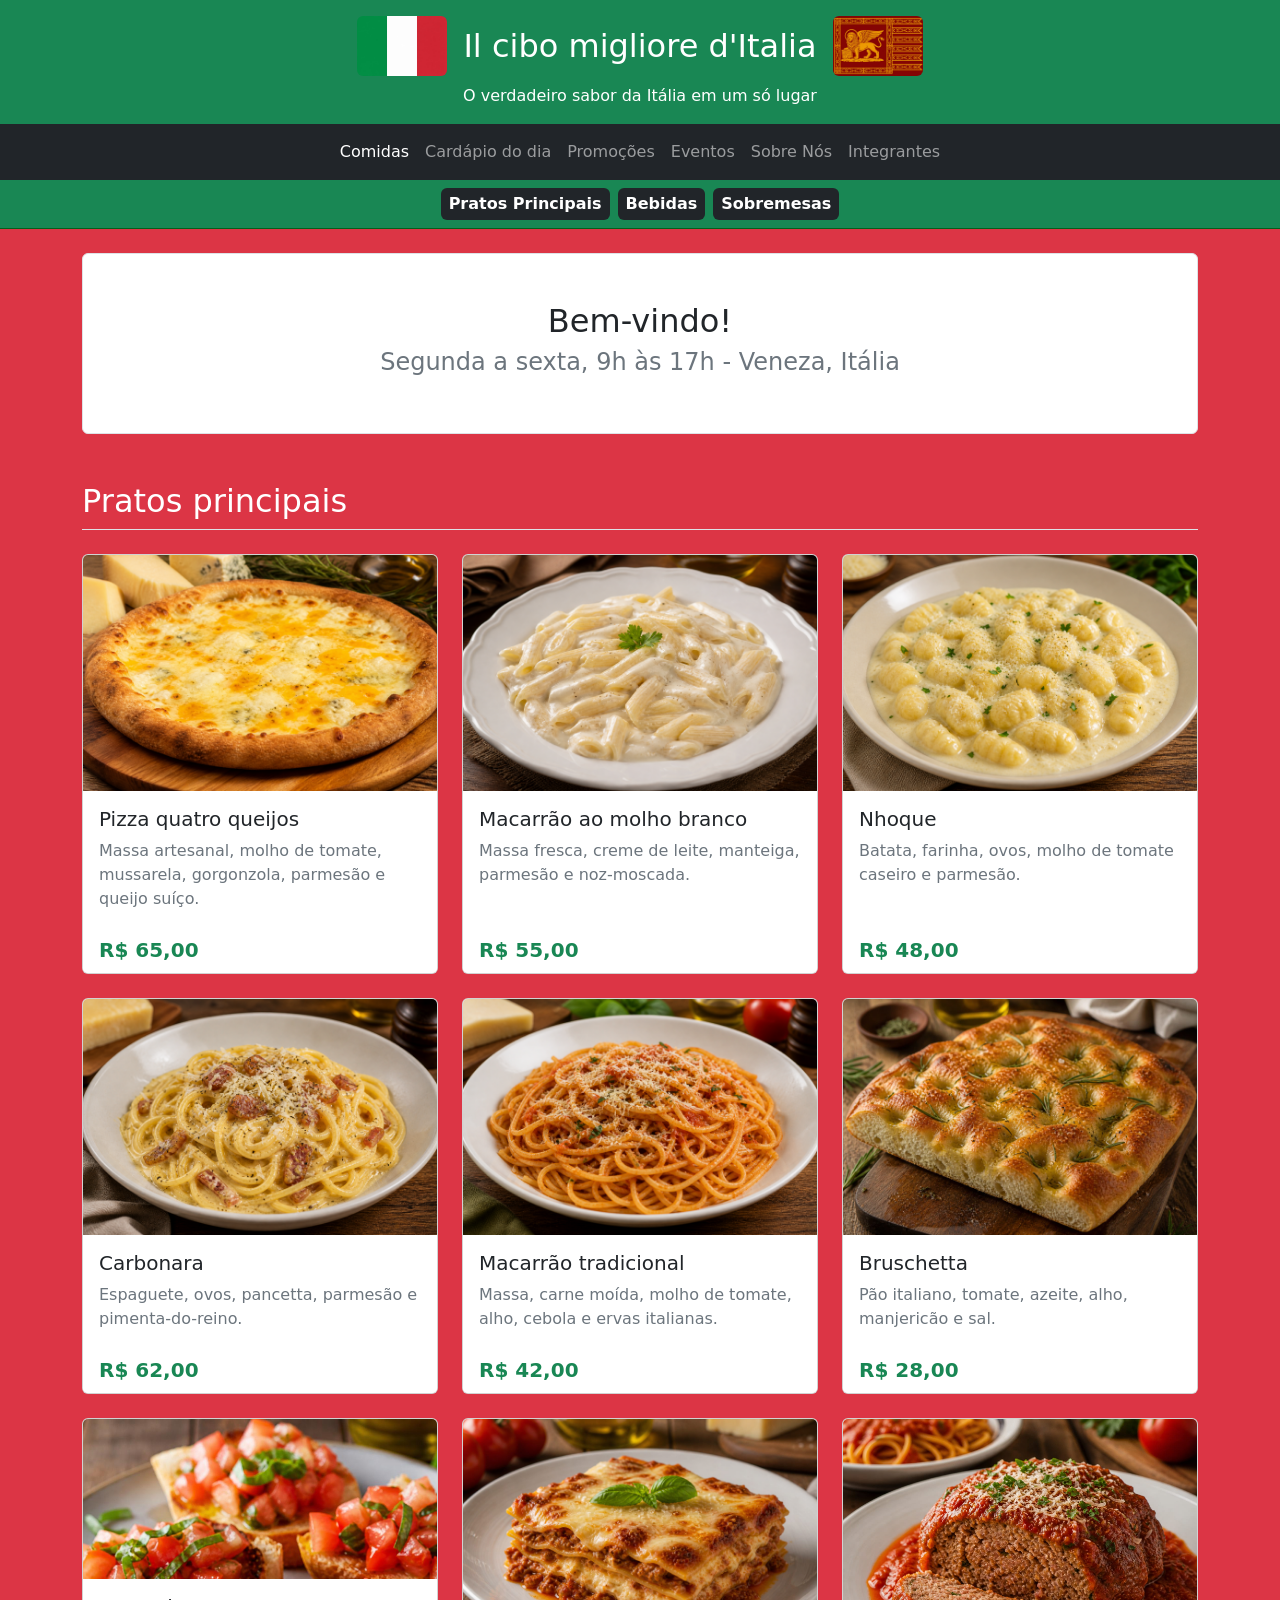
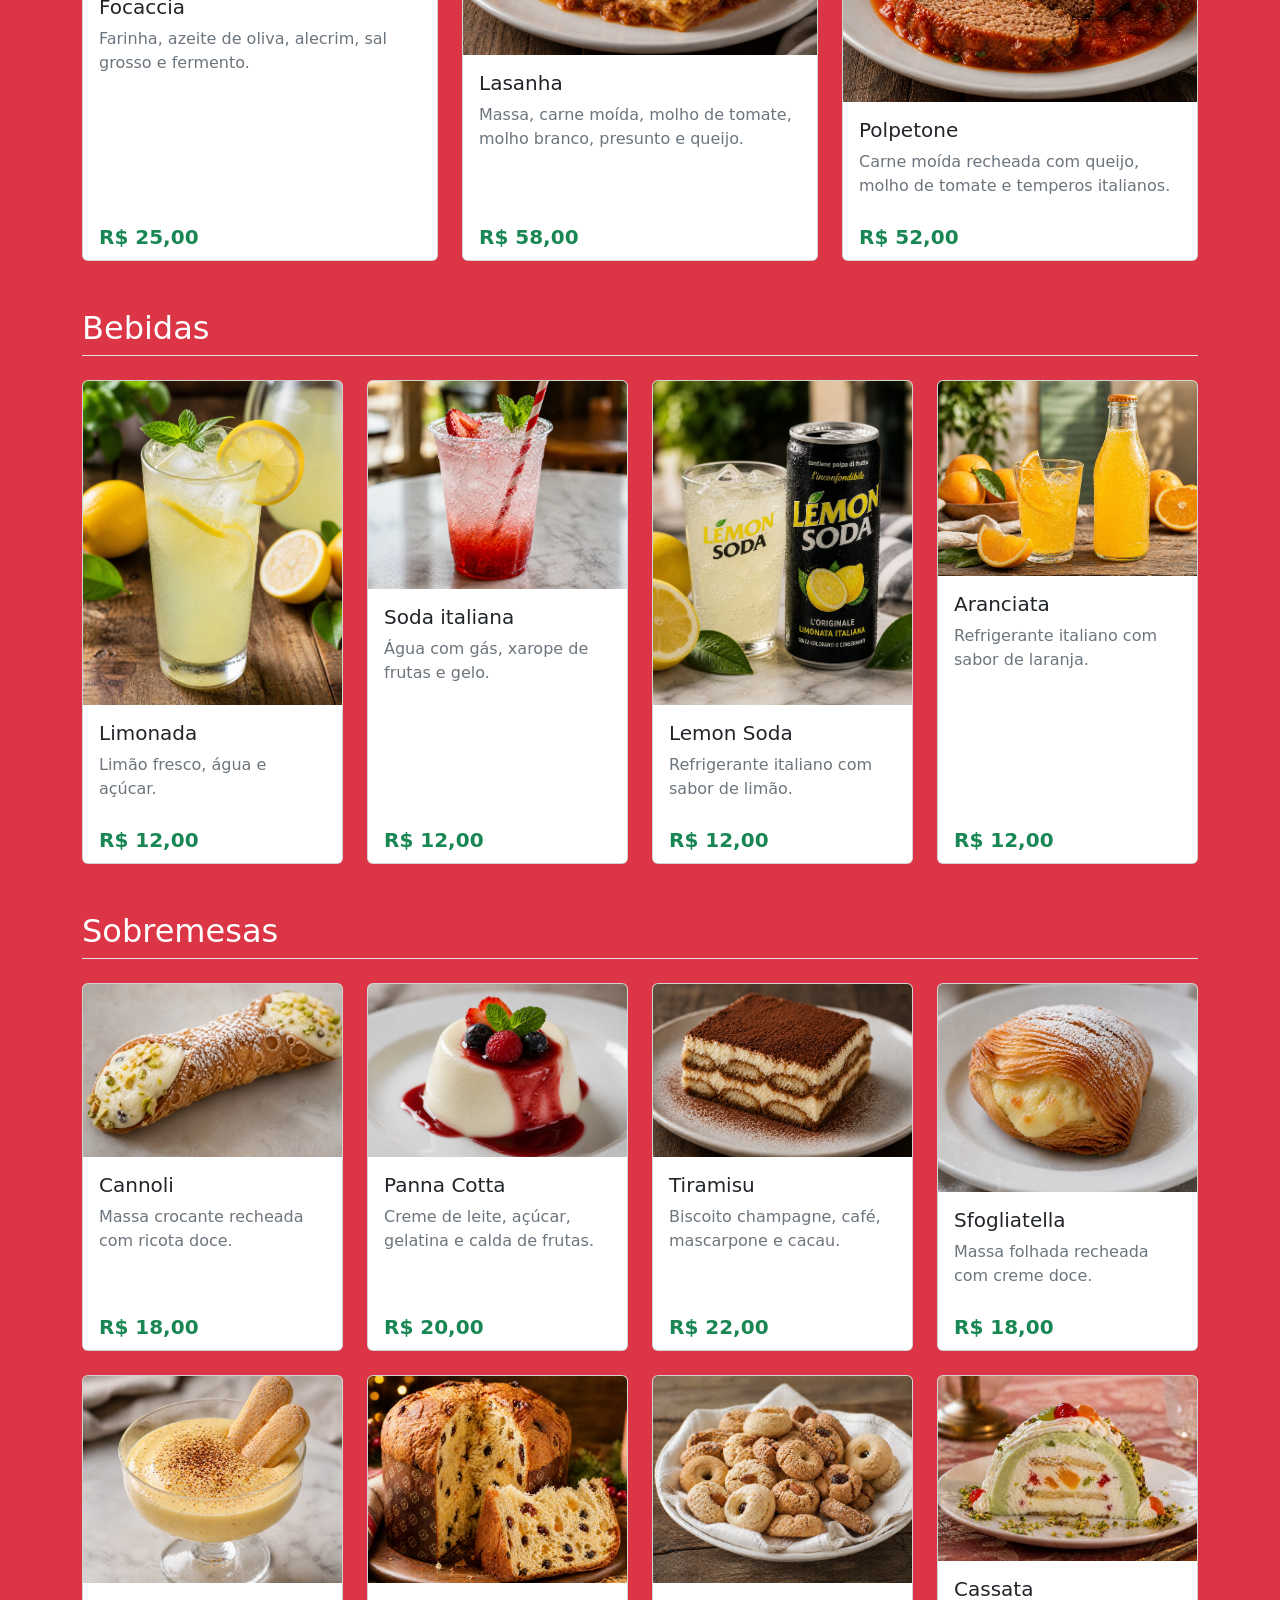
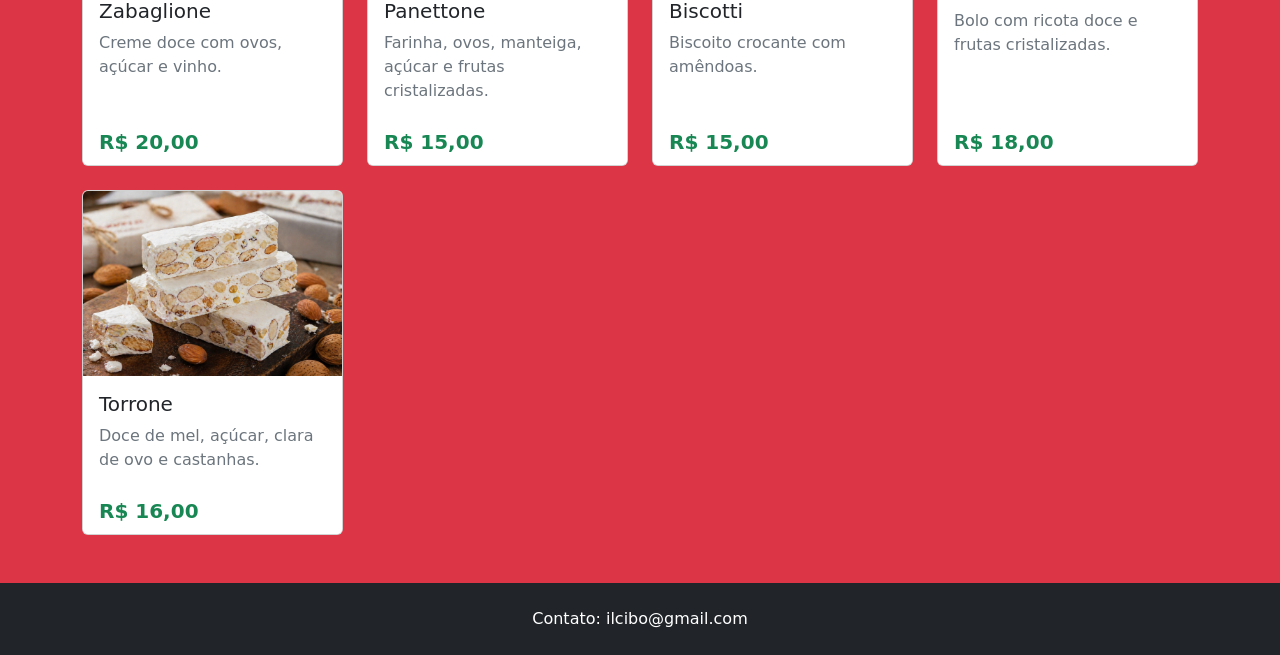
<file: index.html>
<!DOCTYPE html>
<html lang="pt-BR">
<head>
  <meta charset="UTF-8">
  <meta name="viewport" content="width=device-width, initial-scale=1.0">
  <title>Il cibo migliore d'Italia</title>
    <link href="https://cdn.jsdelivr.net/npm/bootstrap@5.3.3/dist/css/bootstrap.min.css" rel="stylesheet">
    <link rel="icon" href="Trabalho-TCC-1-ANO-main/Imagens/marketing.png">
</head>
<body class="bg-danger">

<header class="bg-success text-white text-center py-3"> 
  <div class="d-flex justify-content-center align-items-center gap-3">
    <img src="Imagens/WhatsApp Image 2026-05-11 at 10.22.09 AM (1).jpeg" alt="Logo Itália" height="60" class="rounded"> 
    <h1 class="h2 m-0">Il cibo migliore d'Italia</h1> 
    <img src="Imagens/WhatsApp Image 2026-05-11 at 10.22.09 AM.jpeg" alt="Itália" height="60" class="rounded"> 
  </div>
  <p class="m-0 mt-2">O verdadeiro sabor da Itália em um só lugar</p> 
</header>

     <nav class="navbar navbar-dark bg-dark">
      <div class="container">
        <ul
          class="navbar-nav flex-row flex-wrap justify-content-center w-100 column-gap-3"
        >
          <li class="nav-item">
            <a class="nav-link active" href="index.html">Comidas</a>
          </li>
          <li class="nav-item">
            <a class="nav-link" href="index2.html">Cardápio do dia</a>
          </li>
          <li class="nav-item">
            <a class="nav-link" href="index4.html">Promoções</a>
          </li>
          <li class="nav-item">
            <a class="nav-link" href="index5.html">Eventos</a>
          </li>
          <li class="nav-item">
            <a class="nav-link" href="index3.html">Sobre Nós</a>
          </li>
           <li class="nav-item">
            <a class="nav-link" href="index6.html">Integrantes</a>
          </li>
        </ul>
      </div>
    </nav>

<div class="bg-success border-bottom py-2 sticky-top z-3" style="border-color: #045f1c !important;">
    <div class="container">
        <ul class="nav justify-content-center gap-2 small">
            <li class="nav-item"><a class="badge text-bg-dark text-decoration-none p-2 fs-6" href="#comidas">Pratos Principais</a></li>
            <li class="nav-item"><a class="badge text-bg-dark text-decoration-none p-2 fs-6" href="#bebidas">Bebidas</a></li>
            <li class="nav-item"><a class="badge text-bg-dark text-decoration-none p-2 fs-6" href="#sobremesas">Sobremesas</a></li>
        </ul>
    </div>
</div>

<main class="container my-4">

<section class="bg-white border rounded text-center p-5 mb-5">
  <h2>Bem-vindo!</h2>
  <h4 class="text-secondary fw-normal">Segunda a sexta, 9h às 17h - Veneza, Itália</h4>
</section>

<section class="conteudo">

<h2 id="comidas" class="text-white border-bottom pb-2 mb-4">Pratos principais</h2>

<section class="row row-cols-1 row-cols-sm-2 row-cols-lg-3 g-4 mb-5">

  <div class="col">
    <div class="card h-100">
      <img src="Imagens/ChatGPT Image 2 de mai. de 2026, 11_20_00.png" class="card-img-top" alt="Pizza quatro queijos">
      <div class="card-body">
        <h3 class="h5 card-title">Pizza quatro queijos</h3>
        <p class="card-text text-secondary">Massa artesanal, molho de tomate, mussarela, gorgonzola, parmesão e queijo suíço.</p>
      </div>
      <div class="card-footer bg-white border-0">
        <strong class="fs-5 text-success">R$ 65,00</strong>
      </div>
    </div>
  </div>

  <div class="col">
    <div class="card h-100">
      <img src="Imagens/ChatGPT Image 2 de mai. de 2026, 11_21_20.png" class="card-img-top" alt="Macarrão ao molho branco">
      <div class="card-body">
        <h3 class="h5 card-title">Macarrão ao molho branco</h3>
        <p class="card-text text-secondary">Massa fresca, creme de leite, manteiga, parmesão e noz-moscada.</p>
      </div>
      <div class="card-footer bg-white border-0">
        <strong class="fs-5 text-success">R$ 55,00</strong>
      </div>
    </div>
  </div>

  <div class="col">
    <div class="card h-100">
      <img src="Imagens/ChatGPT Image 2 de mai. de 2026, 11_31_49.png" class="card-img-top" alt="Nhoque">
      <div class="card-body">
        <h3 class="h5 card-title">Nhoque</h3>
        <p class="card-text text-secondary">Batata, farinha, ovos, molho de tomate caseiro e parmesão.</p>
      </div>
      <div class="card-footer bg-white border-0">
        <strong class="fs-5 text-success">R$ 48,00</strong>
      </div>
    </div>
  </div>

  <div class="col">
    <div class="card h-100">
      <img src="Imagens/ChatGPT Image 2 de mai. de 2026, 11_24_57.png" class="card-img-top" alt="Carbonara">
      <div class="card-body">
        <h3 class="h5 card-title">Carbonara</h3>
        <p class="card-text text-secondary">Espaguete, ovos, pancetta, parmesão e pimenta-do-reino.</p>
      </div>
      <div class="card-footer bg-white border-0">
        <strong class="fs-5 text-success">R$ 62,00</strong>
      </div>
    </div>
  </div>

  <div class="col">
    <div class="card h-100">
      <img src="Imagens/ChatGPT Image 2 de mai. de 2026, 11_25_57.png" class="card-img-top" alt="Macarrão tradicional">
      <div class="card-body">
        <h3 class="h5 card-title">Macarrão tradicional</h3>
        <p class="card-text text-secondary">Massa, carne moída, molho de tomate, alho, cebola e ervas italianas.</p>
      </div>
      <div class="card-footer bg-white border-0">
        <strong class="fs-5 text-success">R$ 42,00</strong>
      </div>
    </div>
  </div>

  <div class="col">
    <div class="card h-100">
      <img src="Imagens/WhatsApp Image 2026-05-02 at 11.02.08 AM (1).jpeg" class="card-img-top" alt="Bruschetta">
      <div class="card-body">
        <h3 class="h5 card-title">Bruschetta</h3>
        <p class="card-text text-secondary">Pão italiano, tomate, azeite, alho, manjericão e sal.</p>
      </div>
      <div class="card-footer bg-white border-0">
        <strong class="fs-5 text-success">R$ 28,00</strong>
      </div>
    </div>
  </div>

  <div class="col">
    <div class="card h-100">
      <img src="Imagens/WhatsApp Image 2026-05-02 at 11.00.24 AM.jpeg" class="card-img-top" alt="Focaccia">
      <div class="card-body">
        <h3 class="h5 card-title">Focaccia</h3>
        <p class="card-text text-secondary">Farinha, azeite de oliva, alecrim, sal grosso e fermento.</p>
      </div>
      <div class="card-footer bg-white border-0">
        <strong class="fs-5 text-success">R$ 25,00</strong>
      </div>
    </div>
  </div>

  <div class="col">
    <div class="card h-100">
      <img src="Imagens/WhatsApp Image 2026-05-02 at 11.02.08 AM (2).jpeg" class="card-img-top" alt="Lasanha">
      <div class="card-body">
        <h3 class="h5 card-title">Lasanha</h3>
        <p class="card-text text-secondary">Massa, carne moída, molho de tomate, molho branco, presunto e queijo.</p>
      </div>
      <div class="card-footer bg-white border-0">
        <strong class="fs-5 text-success">R$ 58,00</strong>
      </div>
    </div>
  </div>

  <div class="col">
    <div class="card h-100">
      <img src="Imagens/WhatsApp Image 2026-05-02 at 11.02.08 AM.jpeg" class="card-img-top" alt="Polpetone">
      <div class="card-body">
        <h3 class="h5 card-title">Polpetone</h3>
        <p class="card-text text-secondary">Carne moída recheada com queijo, molho de tomate e temperos italianos.</p>
      </div>
      <div class="card-footer bg-white border-0">
        <strong class="fs-5 text-success">R$ 52,00</strong>
      </div>
    </div>
  </div>

</section>

<h2 id="bebidas" class="text-white border-bottom pb-2 mb-4">Bebidas</h2>

<section class="row row-cols-1 row-cols-sm-2 row-cols-lg-4 g-4 mb-5">

  <div class="col">
    <div class="card h-100">
      <img src="Imagens/WhatsApp Image 2026-05-02 at 11.27.52 AM.jpeg" class="card-img-top" alt="Limonada">
      <div class="card-body">
        <h3 class="h5 card-title">Limonada</h3>
        <p class="card-text text-secondary">Limão fresco, água e açúcar.</p>
      </div>
      <div class="card-footer bg-white border-0">
        <strong class="fs-5 text-success">R$ 12,00</strong>
      </div>
    </div>
  </div>

  <div class="col">
    <div class="card h-100">
      <img src="Imagens/ChatGPT Image 30 de abr. de 2026, 10_02_09 (1).png" class="card-img-top" alt="Soda italiana">
      <div class="card-body">
        <h3 class="h5 card-title">Soda italiana</h3>
        <p class="card-text text-secondary">Água com gás, xarope de frutas e gelo.</p>
      </div>
      <div class="card-footer bg-white border-0">
        <strong class="fs-5 text-success">R$ 12,00</strong>
      </div>
    </div>
  </div>

  <div class="col">
    <div class="card h-100">
      <img src="Imagens/WhatsApp Image 2026-05-02 at 11.27.52 AM (2).jpeg" class="card-img-top" alt="Lemon Soda">
      <div class="card-body">
        <h3 class="h5 card-title">Lemon Soda</h3>
        <p class="card-text text-secondary">Refrigerante italiano com sabor de limão.</p>
      </div>
      <div class="card-footer bg-white border-0">
        <strong class="fs-5 text-success">R$ 12,00</strong>
      </div>
    </div>
  </div>

  <div class="col">
    <div class="card h-100">
      <img src="Imagens/WhatsApp Image 2026-05-02 at 11.37.51 AM.jpeg" class="card-img-top" alt="Aranciata">
      <div class="card-body">
        <h3 class="h5 card-title">Aranciata</h3>
        <p class="card-text text-secondary">Refrigerante italiano com sabor de laranja.</p>
      </div>
      <div class="card-footer bg-white border-0">
        <strong class="fs-5 text-success">R$ 12,00</strong>
      </div>
    </div>
  </div>

</section>


<h2 id="sobremesas" class="text-white border-bottom pb-2 mb-4">Sobremesas</h2>


<section class="row row-cols-1 row-cols-sm-2 row-cols-lg-4 g-4 mb-5">

  <div class="col">
    <div class="card h-100">
      <img src="Imagens/ChatGPT Image 30 de abr. de 2026, 09_23_01.png" class="card-img-top" alt="Cannoli">
      <div class="card-body">
        <h3 class="h5 card-title">Cannoli</h3>
        <p class="card-text text-secondary">Massa crocante recheada com ricota doce.</p>
      </div>
      <div class="card-footer bg-white border-0">
        <strong class="fs-5 text-success">R$ 18,00</strong>
      </div>
    </div>
  </div>

  <div class="col">
    <div class="card h-100">
      <img src="Imagens/ChatGPT Image 30 de abr. de 2026, 09_24_09.png" class="card-img-top" alt="Panna Cotta">
      <div class="card-body">
        <h3 class="h5 card-title">Panna Cotta</h3>
        <p class="card-text text-secondary">Creme de leite, açúcar, gelatina e calda de frutas.</p>
      </div>
      <div class="card-footer bg-white border-0">
        <strong class="fs-5 text-success">R$ 20,00</strong>
      </div>
    </div>
  </div>


  <div class="col">
    <div class="card h-100">
      <img src="Imagens/ChatGPT Image 30 de abr. de 2026, 09_25_41.png" class="card-img-top" alt="Tiramisu">
      <div class="card-body">
        <h3 class="h5 card-title">Tiramisu</h3>
        <p class="card-text text-secondary">Biscoito champagne, café, mascarpone e cacau.</p>
      </div>
      <div class="card-footer bg-white border-0">
        <strong class="fs-5 text-success">R$ 22,00</strong>
      </div>
    </div>
  </div>

  <div class="col">
    <div class="card h-100">
      <img src="Imagens/ChatGPT Image 30 de abr. de 2026, 10_07_05.png" class="card-img-top" alt="Sfogliatella">
      <div class="card-body">
        <h3 class="h5 card-title">Sfogliatella</h3>
        <p class="card-text text-secondary">Massa folhada recheada com creme doce.</p>
      </div>
      <div class="card-footer bg-white border-0">
        <strong class="fs-5 text-success">R$ 18,00</strong>
      </div>
    </div>
  </div>

  <div class="col">
    <div class="card h-100">
      <img src="Imagens/ChatGPT Image 30 de abr. de 2026, 10_09_55.png" class="card-img-top" alt="Zabaglione">
      <div class="card-body">
        <h3 class="h5 card-title">Zabaglione</h3>
        <p class="card-text text-secondary">Creme doce com ovos, açúcar e vinho.</p>
      </div>
      <div class="card-footer bg-white border-0">
        <strong class="fs-5 text-success">R$ 20,00</strong>
      </div>
    </div>
  </div>

  <div class="col">
    <div class="card h-100">
      <img src="Imagens/ChatGPT Image 30 de abr. de 2026, 10_11_12.png" class="card-img-top" alt="Panettone">
      <div class="card-body">
        <h3 class="h5 card-title">Panettone</h3>
        <p class="card-text text-secondary">Farinha, ovos, manteiga, açúcar e frutas cristalizadas.</p>
      </div>
      <div class="card-footer bg-white border-0">
        <strong class="fs-5 text-success">R$ 15,00</strong>
      </div>
    </div>
  </div>

  <div class="col">
    <div class="card h-100">
      <img src="Imagens/ChatGPT Image 30 de abr. de 2026, 10_13_02.png" class="card-img-top" alt="Biscotti">
      <div class="card-body">
        <h3 class="h5 card-title">Biscotti</h3>
        <p class="card-text text-secondary">Biscoito crocante com amêndoas.</p>
      </div>
      <div class="card-footer bg-white border-0">
        <strong class="fs-5 text-success">R$ 15,00</strong>
      </div>
    </div>
  </div>


  <div class="col">
    <div class="card h-100">
      <img src="Imagens/ChatGPT Image 30 de abr. de 2026, 10_20_56.png" class="card-img-top" alt="Cassata">
      <div class="card-body">
        <h3 class="h5 card-title">Cassata</h3>
        <p class="card-text text-secondary">Bolo com ricota doce e frutas cristalizadas.</p>
      </div>
      <div class="card-footer bg-white border-0">
        <strong class="fs-5 text-success">R$ 18,00</strong>
      </div>
    </div>
  </div>


  <div class="col">
    <div class="card h-100">
      <img src="Imagens/ChatGPT Image 30 de abr. de 2026, 10_22_56.png" class="card-img-top" alt="Torrone">
      <div class="card-body">
        <h3 class="h5 card-title">Torrone</h3>
        <p class="card-text text-secondary">Doce de mel, açúcar, clara de ovo e castanhas.</p>
      </div>
      <div class="card-footer bg-white border-0">
        <strong class="fs-5 text-success">R$ 16,00</strong>
      </div>
    </div>
  </div>

</section>

</main>
</div>


<footer class="bg-dark text-white text-center py-4 mt-5">
  <p class="m-0 fs-6">Contato: ilcibo@gmail.com</p>
</footer>

</body>
</html>
</file>
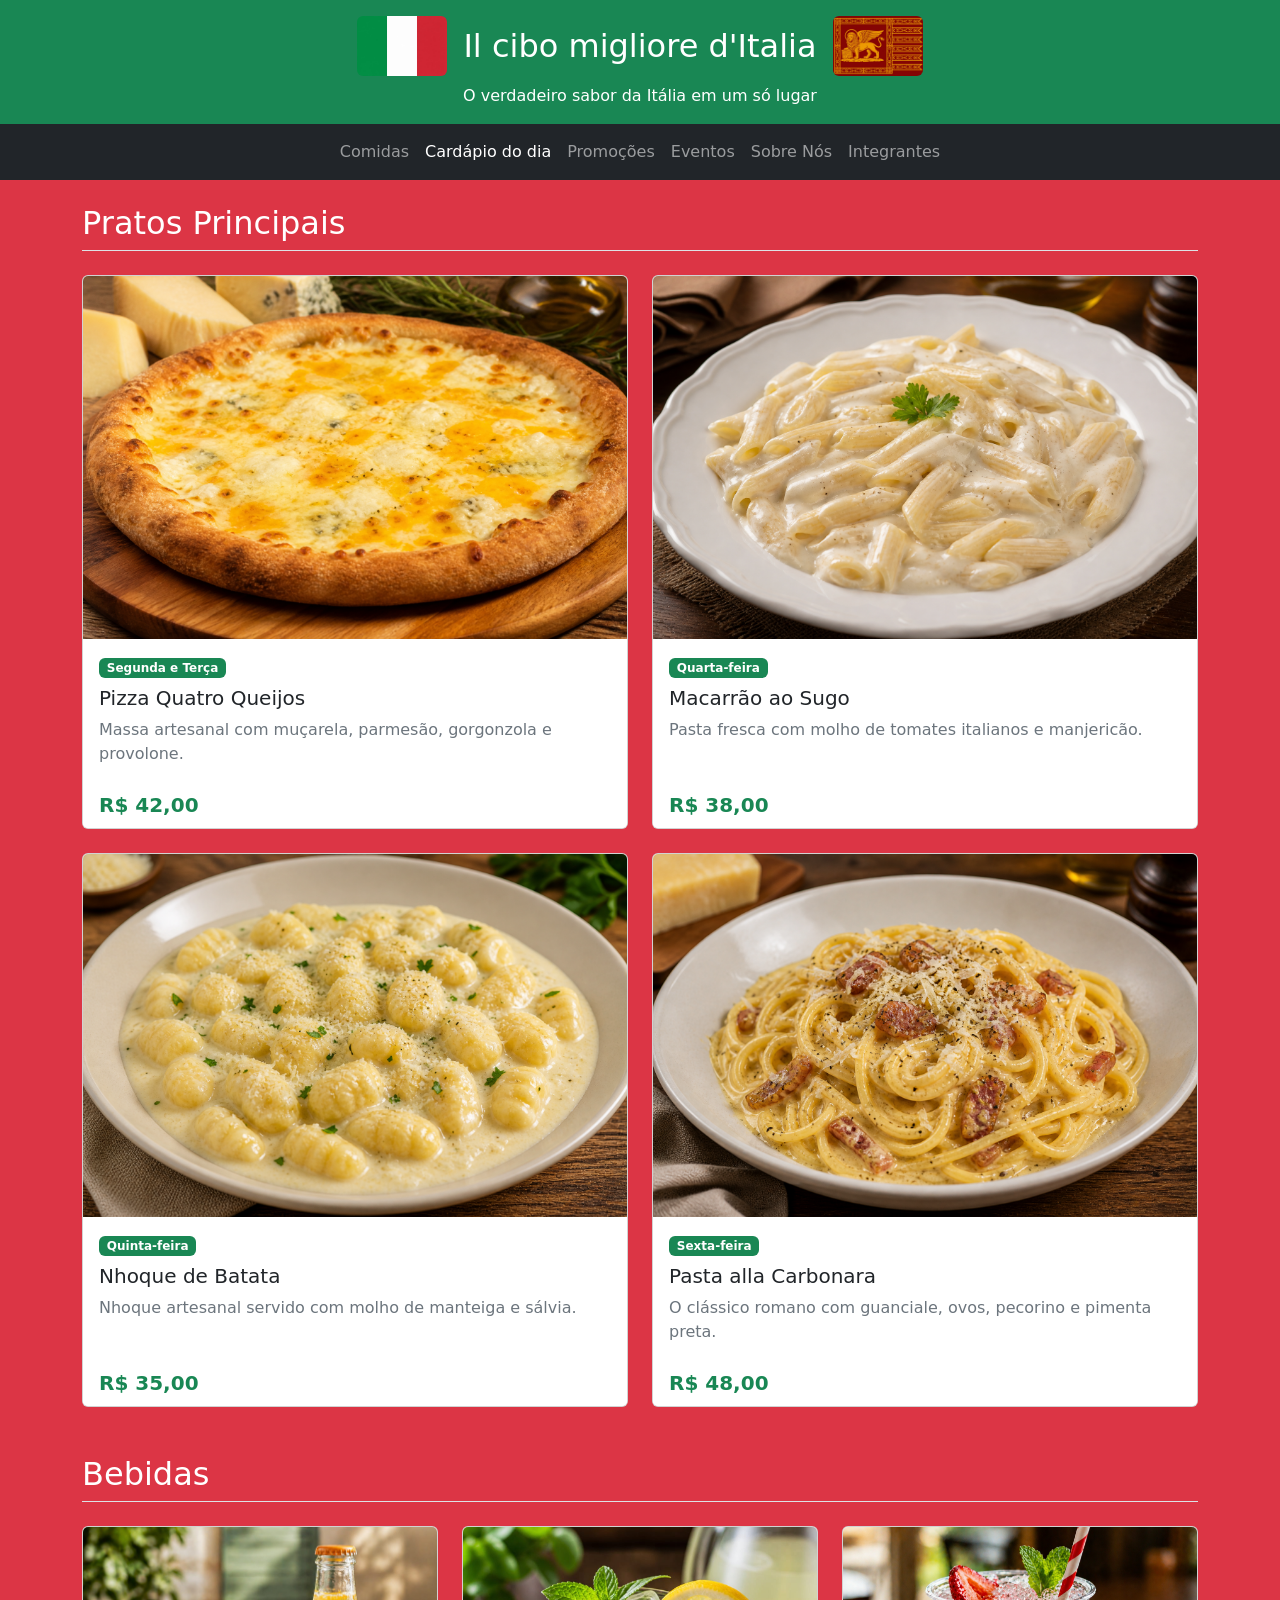
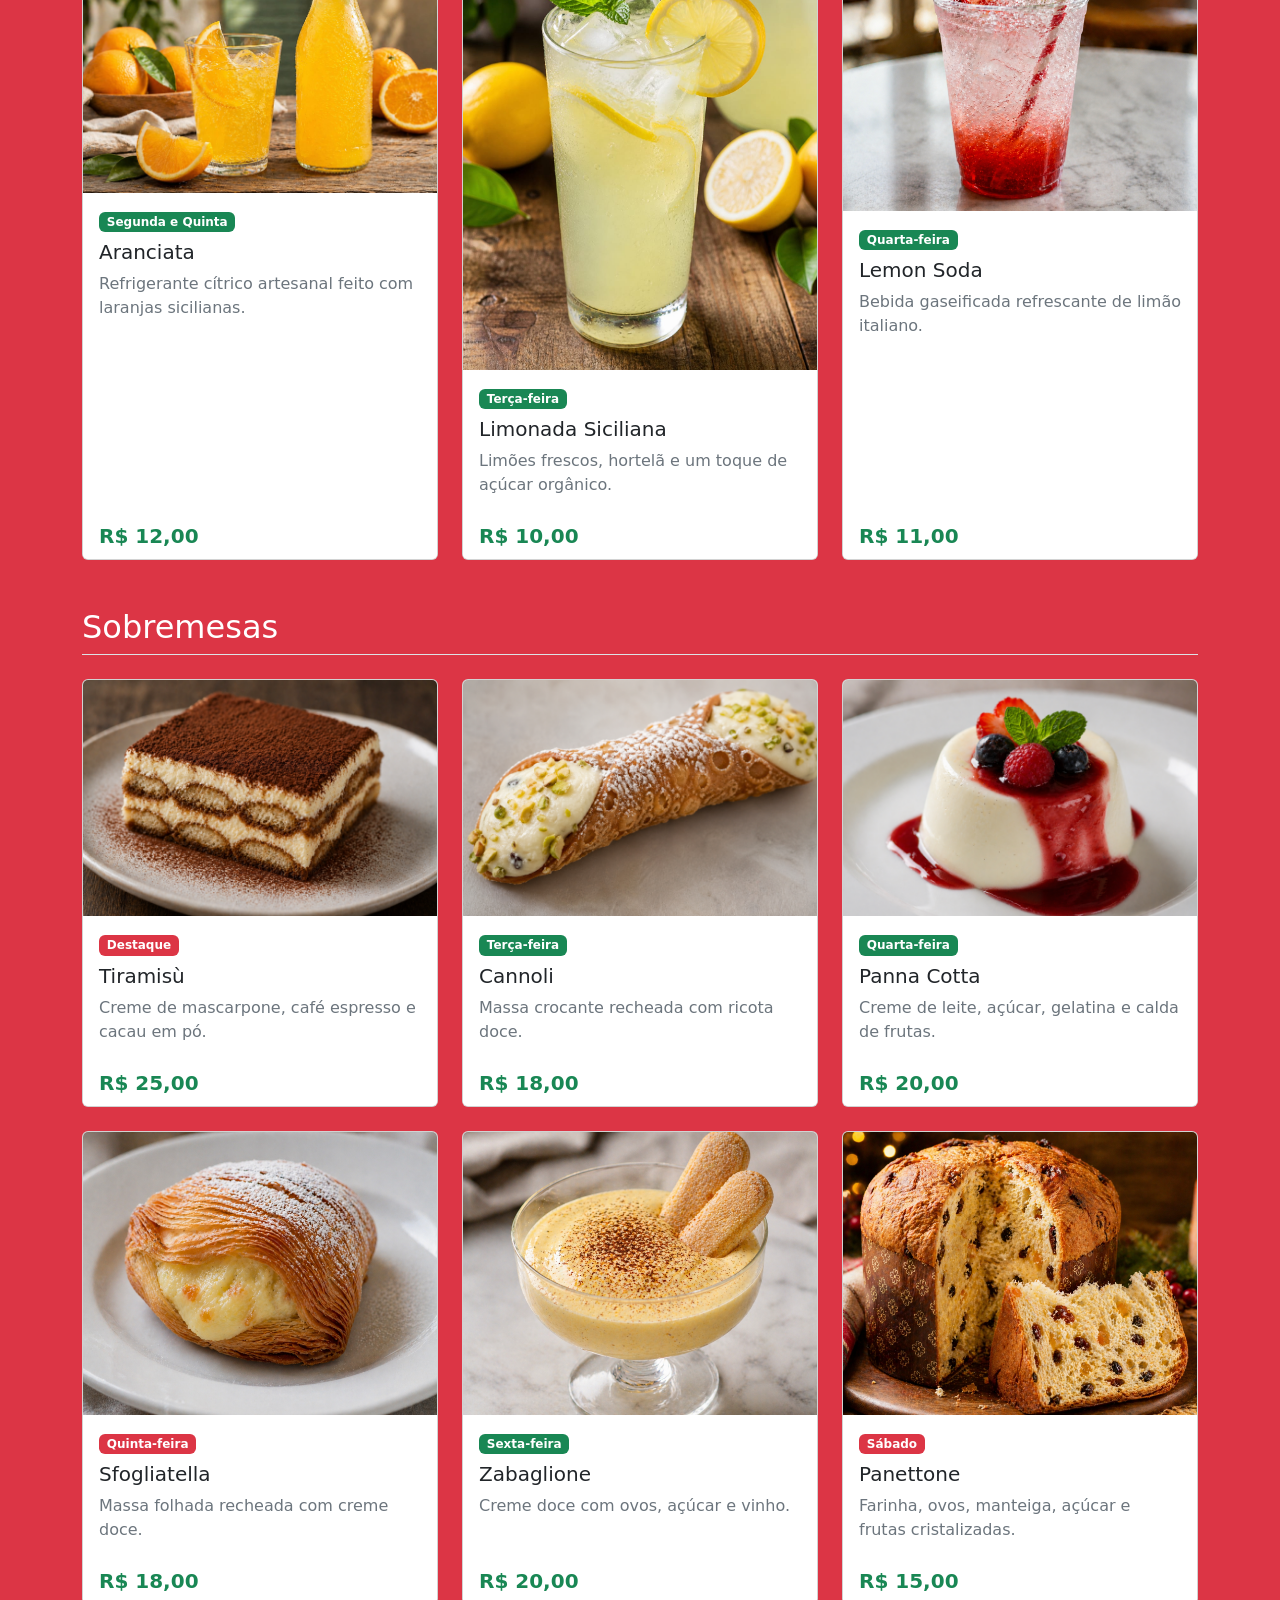
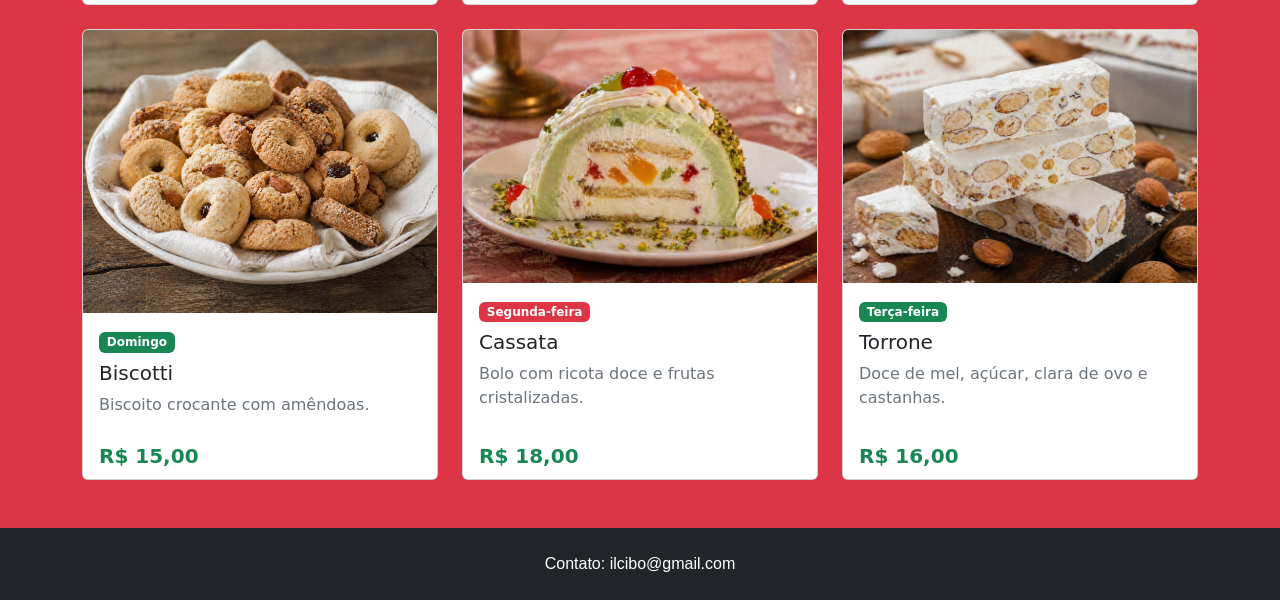
<file: index2.html>
<!DOCTYPE html>
<html lang="pt-BR">
<head>
    <meta charset="UTF-8">
    <meta name="viewport" content="width=device-width, initial-scale=1.0">
    <title>Cardápio da Semana - Il cibo migliore d'Italia</title>
    <meta name="description" content="Cardápio semanal italiano com pratos tradicionais, bebidas e sobremesas.">
    <link href="https://cdn.jsdelivr.net/npm/bootstrap@5.3.3/dist/css/bootstrap.min.css" rel="stylesheet">
    <link rel="icon" href="Trabalho-TCC-1-ANO-main/Imagens/marketing.png">
</head>
<body class="bg-danger">

    <header class="bg-success text-white text-center py-3">
        <div class="d-flex justify-content-center align-items-center gap-3">
            <img src="Imagens/WhatsApp Image 2026-05-11 at 10.22.09 AM (1).jpeg" alt="Logo Itália" height="60" class="rounded">
            <h1 class="h2 m-0">Il cibo migliore d'Italia</h1>
            <img src="Imagens/WhatsApp Image 2026-05-11 at 10.22.09 AM.jpeg" alt="Itália" height="60" class="rounded">
        </div>
        <p class="m-0 mt-2">O verdadeiro sabor da Itália em um só lugar</p>
    </header>

     <nav class="navbar navbar-dark bg-dark">
      <div class="container">
        <ul
          class="navbar-nav flex-row flex-wrap justify-content-center w-100 column-gap-3"
        >
          <li class="nav-item">
            <a class="nav-link" href="index.html">Comidas</a>
          </li>
          <li class="nav-item">
            <a class="nav-link active" href="index2.html">Cardápio do dia</a>
          </li>
          <li class="nav-item">
            <a class="nav-link" href="index4.html">Promoções</a>
          </li>
          <li class="nav-item">
            <a class="nav-link" href="index5.html">Eventos</a>
          </li>
          <li class="nav-item">
            <a class="nav-link" href="index3.html">Sobre Nós</a>
          </li>
           <li class="nav-item">
            <a class="nav-link" href="index6.html">Integrantes</a>
          </li>
        </ul>
      </div>
    </nav>


    <main class="container my-4">

        <section class="mb-5">
            <h2 class="text-white border-bottom pb-2 mb-4">Pratos Principais</h2>
            <div class="row row-cols-1 row-cols-md-2 g-4">
                
                <div class="col" id="segunda">
                    <div class="card h-100">
                        <img src="Imagens/ChatGPT Image 2 de mai. de 2026, 11_20_00.png" class="card-img-top" alt="Pizza quatro queijos italiana">
                        <div class="card-body">
                            <span class="badge text-bg-success mb-2">Segunda e Terça</span>
                            <h3 class="h5 card-title">Pizza Quatro Queijos</h3>
                            <p class="card-text text-secondary">Massa artesanal com muçarela, parmesão, gorgonzola e provolone.</p>
                        </div>
                        <div class="card-footer bg-white border-0">
                            <strong class="fs-5 text-success">R$ 42,00</strong>
                        </div>
                    </div>
                </div>

                <div class="col" id="quarta">
                    <div class="card h-100">
                        <img src="Imagens/ChatGPT Image 2 de mai. de 2026, 11_21_20.png" class="card-img-top" alt="Macarrão ao sugo">
                        <div class="card-body">
                            <span class="badge text-bg-success mb-2">Quarta-feira</span>
                            <h3 class="h5 card-title">Macarrão ao Sugo</h3>
                            <p class="card-text text-secondary">Pasta fresca com molho de tomates italianos e manjericão.</p>
                        </div>
                        <div class="card-footer bg-white border-0">
                            <strong class="fs-5 text-success">R$ 38,00</strong>
                        </div>
                    </div>
                </div>

                <div class="col" id="quinta">
                    <div class="card h-100">
                        <img src="Imagens/ChatGPT Image 2 de mai. de 2026, 11_31_49.png" class="card-img-top" alt="Nhoque de batata">
                        <div class="card-body">
                            <span class="badge text-bg-success mb-2">Quinta-feira</span>
                            <h3 class="h5 card-title">Nhoque de Batata</h3>
                            <p class="card-text text-secondary">Nhoque artesanal servido com molho de manteiga e sálvia.</p>
                        </div>
                        <div class="card-footer bg-white border-0">
                            <strong class="fs-5 text-success">R$ 35,00</strong>
                        </div>
                    </div>
                </div>

                <div class="col" id="sexta">
                    <div class="card h-100">
                        <img src="Imagens/ChatGPT Image 2 de mai. de 2026, 11_24_57.png" class="card-img-top" alt="Pasta alla Carbonara">
                        <div class="card-body">
                            <span class="badge text-bg-success mb-2">Sexta-feira</span>
                            <h3 class="h5 card-title">Pasta alla Carbonara</h3>
                            <p class="card-text text-secondary">O clássico romano com guanciale, ovos, pecorino e pimenta preta.</p>
                        </div>
                        <div class="card-footer bg-white border-0">
                            <strong class="fs-5 text-success">R$ 48,00</strong>
                        </div>
                    </div>
                </div>

            </div>
        </section>

        <section class="mb-5">
            <h2 class="text-white border-bottom pb-2 mb-4">Bebidas</h2>
            <div class="row row-cols-1 row-cols-md-3 g-4">

                <div class="col">
                    <div class="card h-100">
                        <img src="Imagens/WhatsApp Image 2026-05-02 at 11.37.51 AM.jpeg" class="card-img-top" alt="Aranciata italiana">
                        <div class="card-body">
                            <span class="badge text-bg-success mb-2">Segunda e Quinta</span>
                            <h3 class="h5 card-title">Aranciata</h3>
                            <p class="card-text text-secondary">Refrigerante cítrico artesanal feito com laranjas sicilianas.</p>
                        </div>
                        <div class="card-footer bg-white border-0">
                            <strong class="fs-5 text-success">R$ 12,00</strong>
                        </div>
                    </div>
                </div>

                <div class="col" id="terca">
                    <div class="card h-100">
                        <img src="Imagens/WhatsApp Image 2026-05-02 at 11.27.52 AM.jpeg" class="card-img-top" alt="Limonada siciliana">
                        <div class="card-body">
                            <span class="badge text-bg-success mb-2">Terça-feira</span>
                            <h3 class="h5 card-title">Limonada Siciliana</h3>
                            <p class="card-text text-secondary">Limões frescos, hortelã e um toque de açúcar orgânico.</p>
                        </div>
                        <div class="card-footer bg-white border-0">
                            <strong class="fs-5 text-success">R$ 10,00</strong>
                        </div>
                    </div>
                </div>

                <div class="col">
                    <div class="card h-100">
                        <img src="Imagens/ChatGPT Image 30 de abr. de 2026, 10_02_09 (1).png" class="card-img-top" alt="Lemon Soda">
                        <div class="card-body">
                            <span class="badge text-bg-success mb-2">Quarta-feira</span>
                            <h3 class="h5 card-title">Lemon Soda</h3>
                            <p class="card-text text-secondary">Bebida gaseificada refrescante de limão italiano.</p>
                        </div>
                        <div class="card-footer bg-white border-0">
                            <strong class="fs-5 text-success">R$ 11,00</strong>
                        </div>
                    </div>
                </div>

            </div>
        </section>

        <section class="mb-5">
            <h2 class="text-white border-bottom pb-2 mb-4">Sobremesas</h2>
            <div class="row row-cols-1 row-cols-sm-2 row-cols-lg-3 g-4">

 <div class="col">
                    <div class="card h-100">
                        <img src="Imagens/ChatGPT Image 30 de abr. de 2026, 09_25_41.png" class="card-img-top" alt="Tiramisù italiano">
                        <div class="card-body">
                            <span class="badge text-bg-danger mb-2">Destaque</span>
                            <h3 class="h5 card-title">Tiramisù</h3>
                            <p class="card-text text-secondary">Creme de mascarpone, café espresso e cacau em pó.</p>
                        </div>
                        <div class="card-footer bg-white border-0">
                            <strong class="fs-5 text-success">R$ 25,00</strong>
                        </div>
                    </div>
                </div>

                

                <div class="col">
                    <div class="card h-100">
                        <img src="Imagens/ChatGPT Image 30 de abr. de 2026, 09_23_01.png" class="card-img-top" alt="Cannoli">
                        <div class="card-body">
                            <span class="badge text-bg-success mb-2">Terça-feira</span>
                            <h3 class="h5 card-title">Cannoli</h3>
                            <p class="card-text text-secondary">Massa crocante recheada com ricota doce.</p>
                        </div>
                        <div class="card-footer bg-white border-0">
                            <strong class="fs-5 text-success">R$ 18,00</strong>
                        </div>
                    </div>
                </div>

                <div class="col">
                    <div class="card h-100">
                        <img src="Imagens/ChatGPT Image 30 de abr. de 2026, 09_24_09.png" class="card-img-top" alt="Panna Cotta">
                        <div class="card-body">
                            <span class="badge text-bg-success mb-2">Quarta-feira</span>
                            <h3 class="h5 card-title">Panna Cotta</h3>
                            <p class="card-text text-secondary">Creme de leite, açúcar, gelatina e calda de frutas.</p>
                        </div>
                        <div class="card-footer bg-white border-0">
                            <strong class="fs-5 text-success">R$ 20,00</strong>
                        </div>
                    </div>
                </div>

                <div class="col">
                    <div class="card h-100">
                        <img src="Imagens/ChatGPT Image 30 de abr. de 2026, 10_07_05.png" class="card-img-top" alt="Sfogliatella">
                        <div class="card-body">
                            <span class="badge text-bg-danger mb-2">Quinta-feira</span>
                            <h3 class="h5 card-title">Sfogliatella</h3>
                            <p class="card-text text-secondary">Massa folhada recheada com creme doce.</p>
                        </div>
                        <div class="card-footer bg-white border-0">
                            <strong class="fs-5 text-success">R$ 18,00</strong>
                        </div>
                    </div>
                </div>

                <div class="col">
                    <div class="card h-100">
                        <img src="Imagens/ChatGPT Image 30 de abr. de 2026, 10_09_55.png" class="card-img-top" alt="Zabaglione">
                        <div class="card-body">
                            <span class="badge text-bg-success mb-2">Sexta-feira</span>
                            <h3 class="h5 card-title">Zabaglione</h3>
                            <p class="card-text text-secondary">Creme doce com ovos, açúcar e vinho.</p>
                        </div>
                        <div class="card-footer bg-white border-0">
                            <strong class="fs-5 text-success">R$ 20,00</strong>
                        </div>
                    </div>
                </div>

                <div class="col">
                    <div class="card h-100">
                        <img src="Imagens/ChatGPT Image 30 de abr. de 2026, 10_11_12.png" class="card-img-top" alt="Panettone">
                        <div class="card-body">
                            <span class="badge text-bg-danger mb-2">Sábado</span>
                            <h3 class="h5 card-title">Panettone</h3>
                            <p class="card-text text-secondary">Farinha, ovos, manteiga, açúcar e frutas cristalizadas.</p>
                        </div>
                        <div class="card-footer bg-white border-0">
                            <strong class="fs-5 text-success">R$ 15,00</strong>
                        </div>
                    </div>
                </div>

                <div class="col">
                    <div class="card h-100">
                        <img src="Imagens/ChatGPT Image 30 de abr. de 2026, 10_13_02.png" class="card-img-top" alt="Biscotti">
                        <div class="card-body">
                            <span class="badge text-bg-success mb-2">Domingo</span>
                            <h3 class="h5 card-title">Biscotti</h3>
                            <p class="card-text text-secondary">Biscoito crocante com amêndoas.</p>
                        </div>
                        <div class="card-footer bg-white border-0">
                            <strong class="fs-5 text-success">R$ 15,00</strong>
                        </div>
                    </div>
                </div>

                <div class="col">
                    <div class="card h-100">
                        <img src="Imagens/ChatGPT Image 30 de abr. de 2026, 10_20_56.png" class="card-img-top" alt="Cassata">
                        <div class="card-body">
                            <span class="badge text-bg-danger mb-2">Segunda-feira</span>
                            <h3 class="h5 card-title">Cassata</h3>
                            <p class="card-text text-secondary">Bolo com ricota doce e frutas cristalizadas.</p>
                        </div>
                        <div class="card-footer bg-white border-0">
                            <strong class="fs-5 text-success">R$ 18,00</strong>
                        </div>
                    </div>
                </div>

                <div class="col">
                    <div class="card h-100">
                        <img src="Imagens/ChatGPT Image 30 de abr. de 2026, 10_22_56.png" class="card-img-top" alt="Torrone">
                        <div class="card-body">
                            <span class="badge text-bg-success mb-2">Terça-feira</span>
                            <h3 class="h5 card-title">Torrone</h3>
                            <p class="card-text text-secondary">Doce de mel, açúcar, clara de ovo e castanhas.</p>
                        </div>
                        <div class="card-footer bg-white border-0">
                            <strong class="fs-5 text-success">R$ 16,00</strong>
                        </div>
                    </div>
                </div>


     </div> 
        </section> 

    </main> 
</div> 


<footer class="bg-dark text-white text-center py-4">
    <p class="m-0" style="font-family: Arial, sans-serif; font-size: 16px;">Contato: ilcibo@gmail.com</p>
</footer>

</body>
</html>
</file>
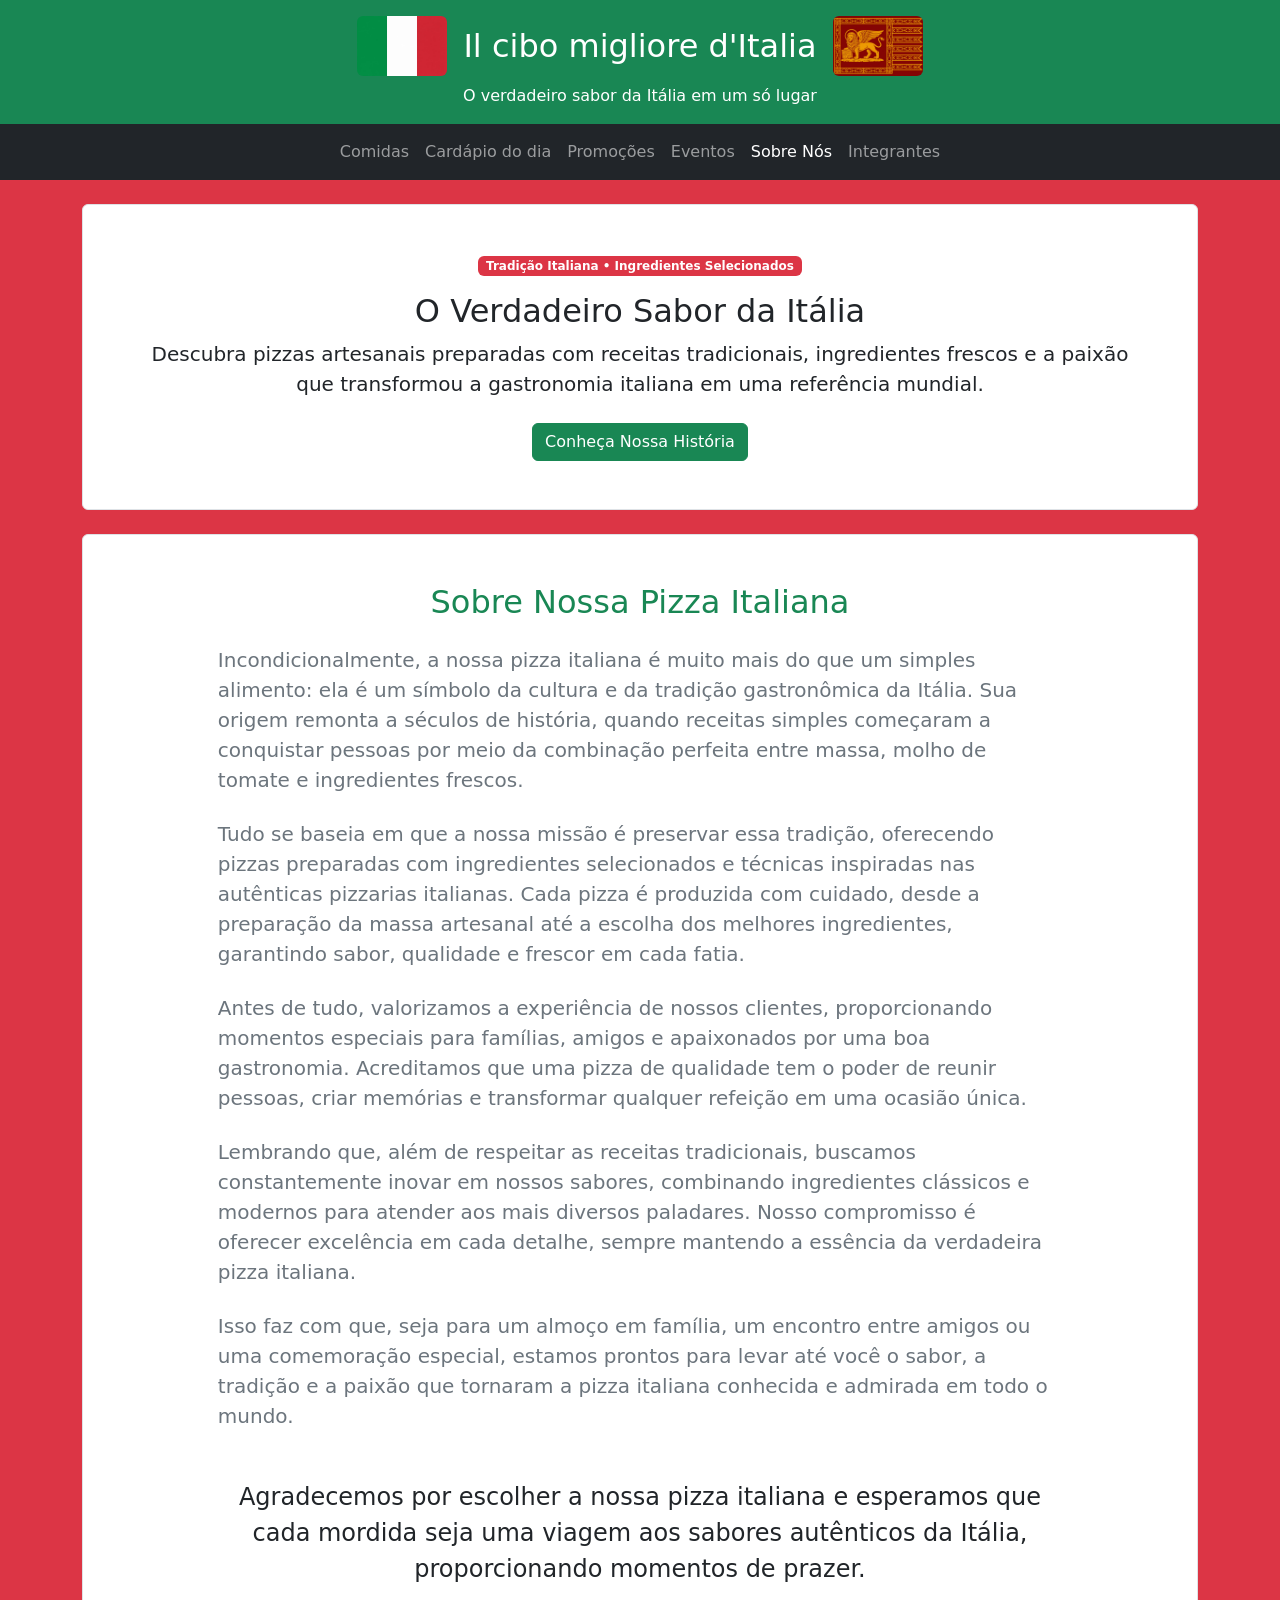
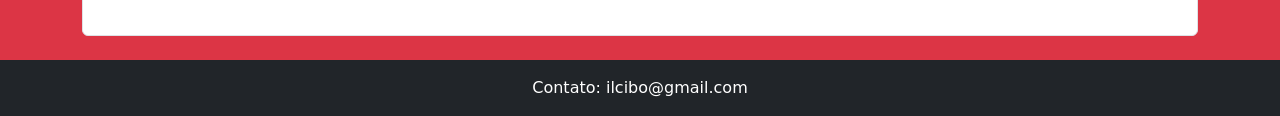
<file: index3.html>
<!doctype html>
<html lang="pt-BR">
  <head>
    <meta charset="UTF-8" />
    <meta name="viewport" content="width=device-width, initial-scale=1.0" />
    <title>Sobre Nós - Il cibo migliore d'Italia</title>
    <meta
      name="description"
      content="Conheça a história e a tradição da verdadeira pizza e massa italiana."
    />
    <link
      href="https://cdn.jsdelivr.net/npm/bootstrap@5.3.3/dist/css/bootstrap.min.css"
      rel="stylesheet"
    />
    <link rel="icon" href="Trabalho-TCC-1-ANO-main/Imagens/marketing.png" />
  </head>
  <body class="bg-danger">
    <header class="bg-success text-white text-center py-3">
      <div class="d-flex justify-content-center align-items-center gap-3">
        <img
          src="Imagens/WhatsApp Image 2026-05-11 at 10.22.09 AM (1).jpeg"
          alt="Logo Itália"
          height="60"
          class="rounded"
        />
        <h1 class="h2 m-0">Il cibo migliore d'Italia</h1>
        <img
          src="Imagens/WhatsApp Image 2026-05-11 at 10.22.09 AM.jpeg"
          alt="Itália"
          height="60"
          class="rounded"
        />
      </div>
      <p class="m-0 mt-2">O verdadeiro sabor da Itália em um só lugar</p>
    </header>

         <nav class="navbar navbar-dark bg-dark">
      <div class="container">
        <ul
          class="navbar-nav flex-row flex-wrap justify-content-center w-100 column-gap-3"
        >
          <li class="nav-item">
            <a class="nav-link" href="index.html">Comidas</a>
          </li>
          <li class="nav-item">
            <a class="nav-link" href="index2.html">Cardápio do dia</a>
          </li>
          <li class="nav-item">
            <a class="nav-link" href="index4.html">Promoções</a>
          </li>
          <li class="nav-item">
            <a class="nav-link" href="index5.html">Eventos</a>
          </li>
          <li class="nav-item">
            <a class="nav-link active" href="index3.html">Sobre Nós</a>
          </li>
           <li class="nav-item">
            <a class="nav-link" href="index6.html">Integrantes</a>
          </li>
        </ul>
      </div>
    </nav>

    <main class="container my-4">
      <section class="bg-white border rounded text-center p-5 mb-4">
        <span class="badge text-bg-danger mb-3"
          >Tradição Italiana • Ingredientes Selecionados</span
        >
        <h2>O Verdadeiro Sabor da Itália</h2>
        <p class="lead mb-4">
          Descubra pizzas artesanais preparadas com receitas tradicionais,
          ingredientes frescos e a paixão que transformou a gastronomia italiana
          em uma referência mundial.
        </p>
        <a href="#sobre" class="btn btn-success">Conheça Nossa História</a>
      </section>

      <section id="sobre" class="bg-white border rounded p-4 p-md-5 mb-4">
        <h2 class="text-success mb-4 text-center">
          Sobre Nossa Pizza Italiana
        </h2>

        <div class="row justify-content-center">
          <div class="col-lg-10 fs-5 text-secondary lh-base">
            <p class="mb-4">
              Incondicionalmente, a nossa pizza italiana é muito mais do que um
              simples alimento: ela é um símbolo da cultura e da tradição
              gastronômica da Itália. Sua origem remonta a séculos de história,
              quando receitas simples começaram a conquistar pessoas por meio da
              combinação perfeita entre massa, molho de tomate e ingredientes
              frescos.
            </p>

            <p class="mb-4">
              Tudo se baseia em que a nossa missão é preservar essa tradição,
              oferecendo pizzas preparadas com ingredientes selecionados e
              técnicas inspiradas nas autênticas pizzarias italianas. Cada pizza
              é produzida com cuidado, desde a preparação da massa artesanal até
              a escolha dos melhores ingredientes, garantindo sabor, qualidade e
              frescor em cada fatia.
            </p>

            <p class="mb-4">
              Antes de tudo, valorizamos a experiência de nossos clientes,
              proporcionando momentos especiais para famílias, amigos e
              apaixonados por uma boa gastronomia. Acreditamos que uma pizza de
              qualidade tem o poder de reunir pessoas, criar memórias e
              transformar qualquer refeição em uma ocasião única.
            </p>

            <p class="mb-4">
              Lembrando que, além de respeitar as receitas tradicionais,
              buscamos constantemente inovar em nossos sabores, combinando
              ingredientes clássicos e modernos para atender aos mais diversos
              paladares. Nosso compromisso é oferecer excelência em cada
              detalhe, sempre mantendo a essência da verdadeira pizza italiana.
            </p>

            <p class="mb-4">
              Isso faz com que, seja para um almoço em família, um encontro
              entre amigos ou uma comemoração especial, estamos prontos para
              levar até você o sabor, a tradição e a paixão que tornaram a pizza
              italiana conhecida e admirada em todo o mundo.
            </p>

            <p class="mb-0 text-dark fw-medium text-center mt-5 fs-4">
              Agradecemos por escolher a nossa pizza italiana e esperamos que
              cada mordida seja uma viagem aos sabores autênticos da Itália,
              proporcionando momentos de prazer.
            </p>
          </div>
        </div>
      </section>
    </main>

    <footer class="bg-dark text-white text-center py-3">
      <p class="m-0">Contato: ilcibo@gmail.com</p>
    </footer>
  </body>
</html>
</file>
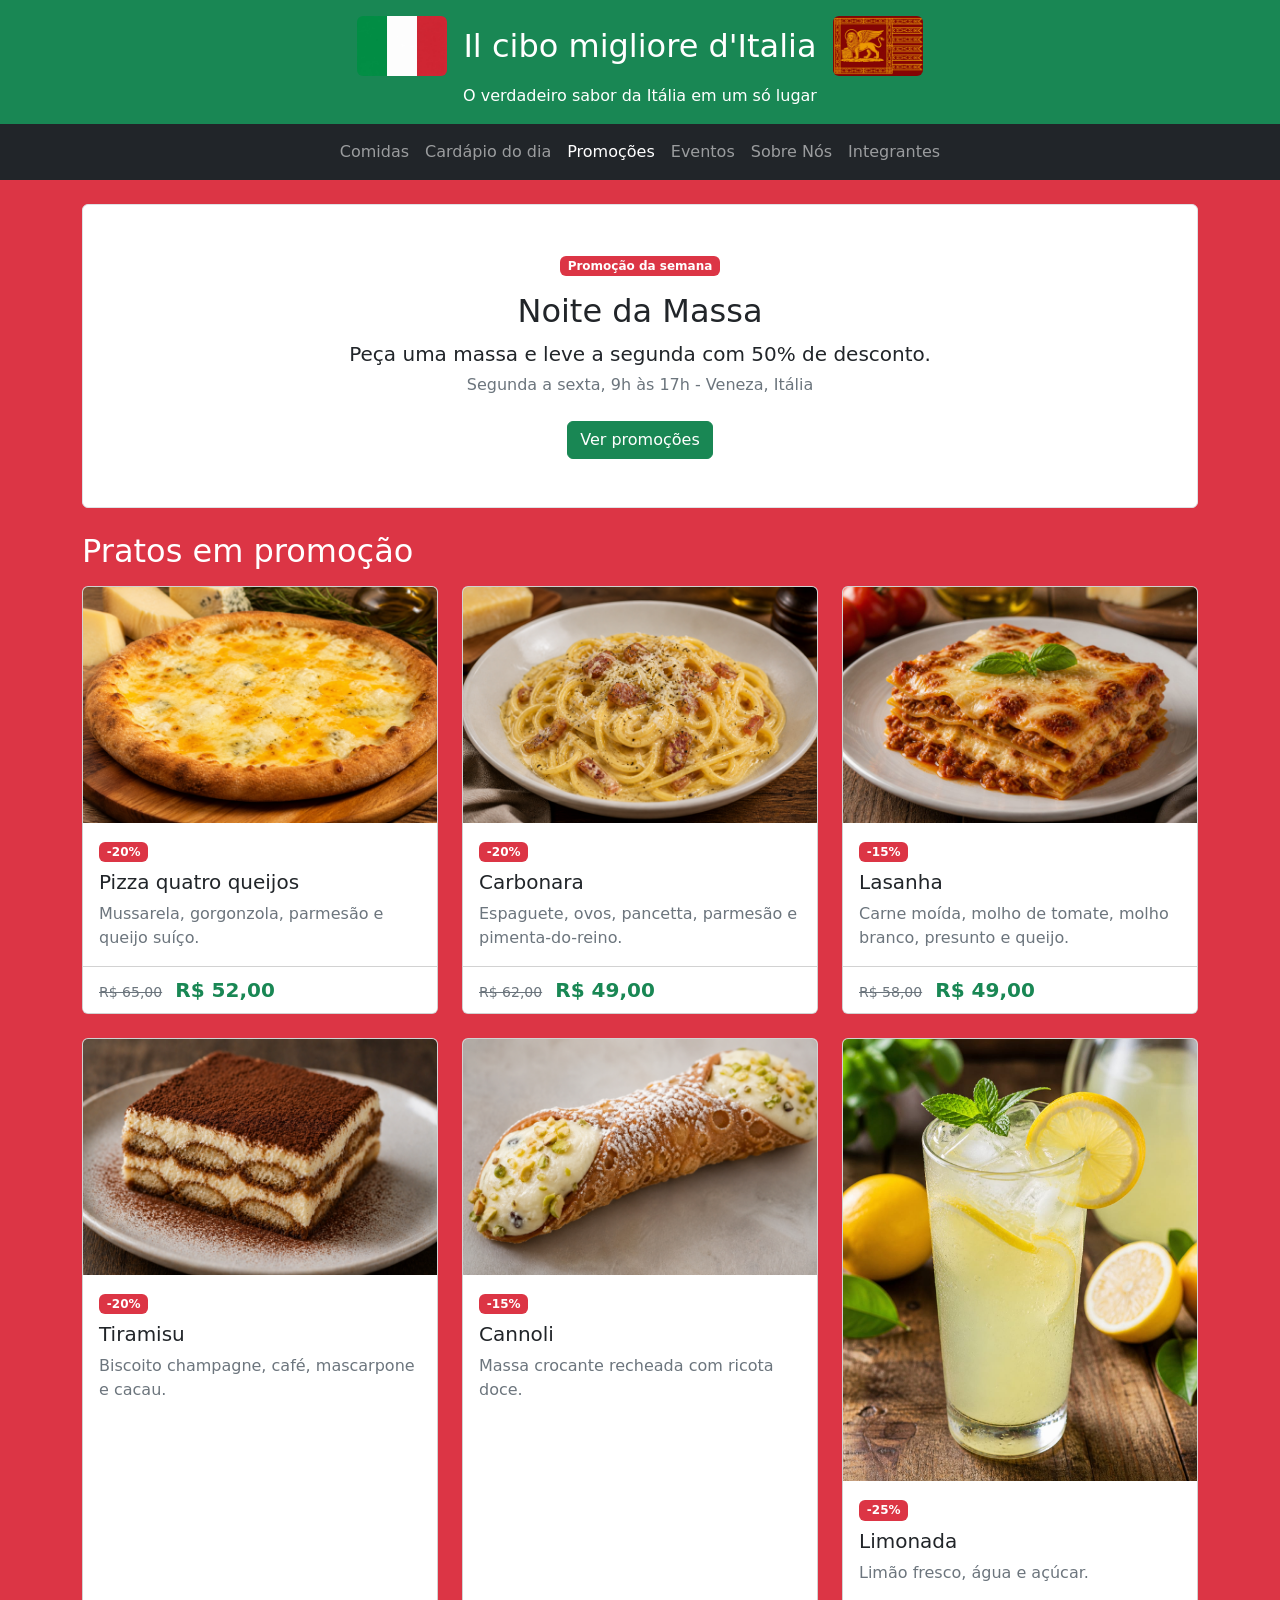
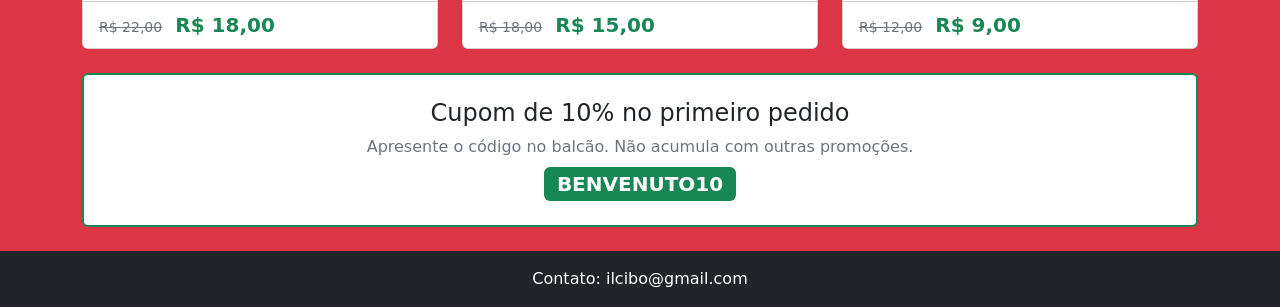
<file: index4.html>
<!doctype html>
<html lang="pt-BR">
  <head>
    <meta charset="UTF-8" />
    <meta name="viewport" content="width=device-width, initial-scale=1.0" />
    <title>Promoções - Il cibo migliore d'Italia</title>
    <meta
      name="description"
      content="Promoções de massas, pizzas, bebidas e sobremesas italianas."
    />

    <link
      href="https://cdn.jsdelivr.net/npm/bootstrap@5.3.3/dist/css/bootstrap.min.css"
      rel="stylesheet"
    />
    <link rel="icon" href="Trabalho-TCC-1-ANO-main/Imagens/marketing.png" />
  </head>

  <body class="bg-danger">
    <header class="bg-success text-white text-center py-3">
      <div class="d-flex justify-content-center align-items-center gap-3">
        <img
          src="Imagens/WhatsApp Image 2026-05-11 at 10.22.09 AM (1).jpeg"
          alt="Logo Itália"
          height="60"
          class="rounded"
        />
        <h1 class="h2 m-0">Il cibo migliore d'Italia</h1>
        <img
          src="Imagens/WhatsApp Image 2026-05-11 at 10.22.09 AM.jpeg"
          alt="Itália"
          height="60"
          class="rounded"
        />
      </div>
      <p class="m-0 mt-2">O verdadeiro sabor da Itália em um só lugar</p>
    </header>

        <nav class="navbar navbar-dark bg-dark">
      <div class="container">
        <ul
          class="navbar-nav flex-row flex-wrap justify-content-center w-100 column-gap-3"
        >
          <li class="nav-item">
            <a class="nav-link" href="index.html">Comidas</a>
          </li>
          <li class="nav-item">
            <a class="nav-link" href="index2.html">Cardápio do dia</a>
          </li>
          <li class="nav-item">
            <a class="nav-link active" href="index4.html">Promoções</a>
          </li>
          <li class="nav-item">
            <a class="nav-link" href="index5.html">Eventos</a>
          </li>
          <li class="nav-item">
            <a class="nav-link" href="index3.html">Sobre Nós</a>
          </li>
           <li class="nav-item">
            <a class="nav-link" href="index6.html">Integrantes</a>
          </li>
        </ul>
      </div>
    </nav>

    <main class="container my-4">
      <section class="bg-white border rounded text-center p-5 mb-4">
        <span class="badge text-bg-danger mb-3">Promoção da semana</span>
        <h2>Noite da Massa</h2>
        <p class="lead mb-1">
          Peça uma massa e leve a segunda com 50% de desconto.
        </p>
        <p class="text-secondary mb-4">
          Segunda a sexta, 9h às 17h - Veneza, Itália
        </p>
        <a href="#promocoes" class="btn btn-success">Ver promoções</a>
      </section>

      <section id="promocoes" class="mb-4">
        <h2 class="text-white mb-3">Pratos em promoção</h2>

        <div class="row row-cols-1 row-cols-sm-2 row-cols-lg-3 g-4">
          <div class="col">
            <div class="card h-100">
              <img
                src="Imagens/ChatGPT Image 2 de mai. de 2026, 11_20_00.png"
                class="card-img-top"
                alt="Pizza quatro queijos"
              />
              <div class="card-body">
                <span class="badge text-bg-danger mb-2">-20%</span>
                <h3 class="h5 card-title">Pizza quatro queijos</h3>
                <p class="card-text text-secondary">
                  Mussarela, gorgonzola, parmesão e queijo suíço.
                </p>
              </div>
              <div class="card-footer bg-white">
                <small class="text-decoration-line-through text-secondary"
                  >R$ 65,00</small
                >
                <strong class="fs-5 text-success ms-2">R$ 52,00</strong>
              </div>
            </div>
          </div>

          <div class="col">
            <div class="card h-100">
              <img
                src="Imagens/ChatGPT Image 2 de mai. de 2026, 11_24_57.png"
                class="card-img-top"
                alt="Carbonara"
              />
              <div class="card-body">
                <span class="badge text-bg-danger mb-2">-20%</span>
                <h3 class="h5 card-title">Carbonara</h3>
                <p class="card-text text-secondary">
                  Espaguete, ovos, pancetta, parmesão e pimenta-do-reino.
                </p>
              </div>
              <div class="card-footer bg-white">
                <small class="text-decoration-line-through text-secondary"
                  >R$ 62,00</small
                >
                <strong class="fs-5 text-success ms-2">R$ 49,00</strong>
              </div>
            </div>
          </div>

          <div class="col">
            <div class="card h-100">
              <img
                src="Imagens/WhatsApp Image 2026-05-02 at 11.02.08 AM (2).jpeg"
                class="card-img-top"
                alt="Lasanha"
              />
              <div class="card-body">
                <span class="badge text-bg-danger mb-2">-15%</span>
                <h3 class="h5 card-title">Lasanha</h3>
                <p class="card-text text-secondary">
                  Carne moída, molho de tomate, molho branco, presunto e queijo.
                </p>
              </div>
              <div class="card-footer bg-white">
                <small class="text-decoration-line-through text-secondary"
                  >R$ 58,00</small
                >
                <strong class="fs-5 text-success ms-2">R$ 49,00</strong>
              </div>
            </div>
          </div>

          <div class="col">
            <div class="card h-100">
              <img
                src="Imagens/ChatGPT Image 30 de abr. de 2026, 09_25_41.png"
                class="card-img-top"
                alt="Tiramisu"
              />
              <div class="card-body">
                <span class="badge text-bg-danger mb-2">-20%</span>
                <h3 class="h5 card-title">Tiramisu</h3>
                <p class="card-text text-secondary">
                  Biscoito champagne, café, mascarpone e cacau.
                </p>
              </div>
              <div class="card-footer bg-white">
                <small class="text-decoration-line-through text-secondary"
                  >R$ 22,00</small
                >
                <strong class="fs-5 text-success ms-2">R$ 18,00</strong>
              </div>
            </div>
          </div>

          <div class="col">
            <div class="card h-100">
              <img
                src="Imagens/ChatGPT Image 30 de abr. de 2026, 09_23_01.png"
                class="card-img-top"
                alt="Cannoli"
              />
              <div class="card-body">
                <span class="badge text-bg-danger mb-2">-15%</span>
                <h3 class="h5 card-title">Cannoli</h3>
                <p class="card-text text-secondary">
                  Massa crocante recheada com ricota doce.
                </p>
              </div>
              <div class="card-footer bg-white">
                <small class="text-decoration-line-through text-secondary"
                  >R$ 18,00</small
                >
                <strong class="fs-5 text-success ms-2">R$ 15,00</strong>
              </div>
            </div>
          </div>

          <div class="col">
            <div class="card h-100">
              <img
                src="Imagens/WhatsApp Image 2026-05-02 at 11.27.52 AM.jpeg"
                class="card-img-top"
                alt="Limonada"
              />
              <div class="card-body">
                <span class="badge text-bg-danger mb-2">-25%</span>
                <h3 class="h5 card-title">Limonada</h3>
                <p class="card-text text-secondary">
                  Limão fresco, água e açúcar.
                </p>
              </div>
              <div class="card-footer bg-white">
                <small class="text-decoration-line-through text-secondary"
                  >R$ 12,00</small
                >
                <strong class="fs-5 text-success ms-2">R$ 9,00</strong>
              </div>
            </div>
          </div>
        </div>
      </section>

      <!-- Cupom -->
      <section
        class="bg-white border border-success border-2 rounded p-4 text-center"
      >
        <h2 class="h4">Cupom de 10% no primeiro pedido</h2>
        <p class="text-secondary mb-2">
          Apresente o código no balcão. Não acumula com outras promoções.
        </p>
        <span class="badge text-bg-success fs-5">BENVENUTO10</span>
      </section>
    </main>

    <footer class="bg-dark text-white text-center py-3">
      <p class="m-0">Contato: ilcibo@gmail.com</p>
    </footer>
  </body>
</html>
</file>
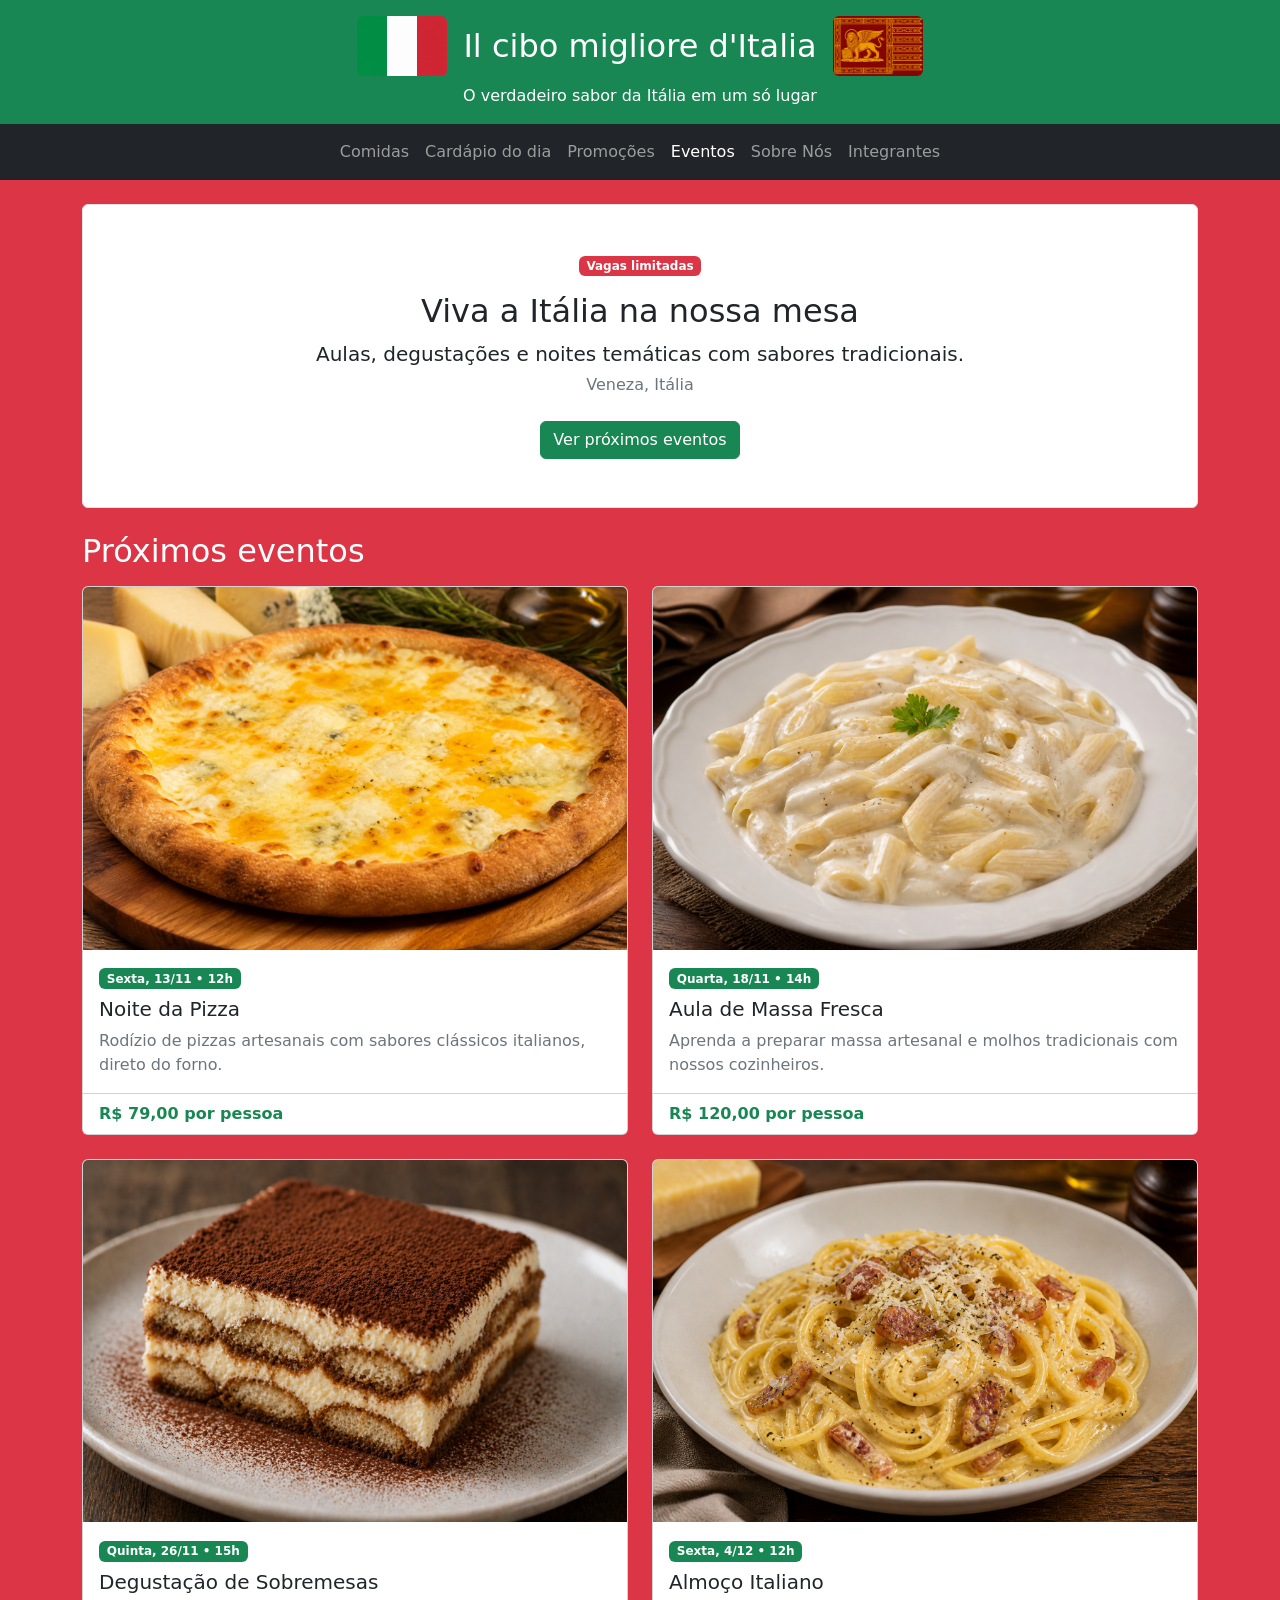
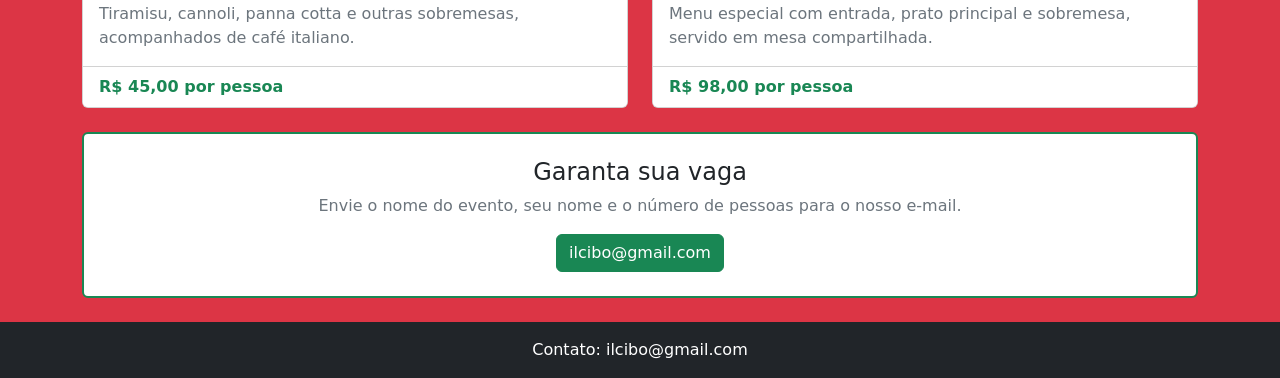
<file: index5.html>
<!doctype html>
<html lang="pt-BR">
  <head>
    <meta charset="UTF-8" />
    <meta name="viewport" content="width=device-width, initial-scale=1.0" />
    <title>Eventos - Il cibo migliore d'Italia</title>

    <link
      href="https://cdn.jsdelivr.net/npm/bootstrap@5.3.3/dist/css/bootstrap.min.css"
      rel="stylesheet"
    />
    <link rel="icon" href="Trabalho-TCC-1-ANO-main/Imagens/calendar.png" />
  </head>

  <body class="bg-danger">
    <header class="bg-success text-white text-center py-3">
      <div class="d-flex justify-content-center align-items-center gap-3">
        <img
          src="Imagens/WhatsApp Image 2026-05-11 at 10.22.09 AM (1).jpeg"
          alt="Logo Itália"
          height="60"
          class="rounded"
        />
        <h1 class="h2 m-0">Il cibo migliore d'Italia</h1>
        <img
          src="Imagens/WhatsApp Image 2026-05-11 at 10.22.09 AM.jpeg"
          alt="Itália"
          height="60"
          class="rounded"
        />
      </div>
      <p class="m-0 mt-2">O verdadeiro sabor da Itália em um só lugar</p>
    </header>

    <nav class="navbar navbar-dark bg-dark">
      <div class="container">
        <ul
          class="navbar-nav flex-row flex-wrap justify-content-center w-100 column-gap-3"
        >
          <li class="nav-item">
            <a class="nav-link" href="index.html">Comidas</a>
          </li>
          <li class="nav-item">
            <a class="nav-link" href="index2.html">Cardápio do dia</a>
          </li>
          <li class="nav-item">
            <a class="nav-link" href="index4.html">Promoções</a>
          </li>
          <li class="nav-item">
            <a class="nav-link active" href="index5.html">Eventos</a>
          </li>
          <li class="nav-item">
            <a class="nav-link" href="index3.html">Sobre Nós</a>
          </li>
          <li class="nav-item">
            <a class="nav-link" href="index6.html">Integrantes</a>
          </li>
        </ul>
      </div>
    </nav>

    <main class="container my-4">
      <section class="bg-white border rounded text-center p-5 mb-4">
        <span class="badge text-bg-danger mb-3">Vagas limitadas</span>
        <h2>Viva a Itália na nossa mesa</h2>
        <p class="lead mb-1">
          Aulas, degustações e noites temáticas com sabores tradicionais.
        </p>
        <p class="text-secondary mb-4">Veneza, Itália</p>
        <a href="#eventos" class="btn btn-success">Ver próximos eventos</a>
      </section>

      <section id="eventos" class="mb-4">
        <h2 class="text-white mb-3">Próximos eventos</h2>

        <div class="row row-cols-1 row-cols-md-2 g-4">
          <div class="col">
            <div class="card h-100">
              <img
                src="Imagens/ChatGPT Image 2 de mai. de 2026, 11_20_00.png"
                class="card-img-top"
                alt="Pizza quatro queijos"
              />
              <div class="card-body">
                <span class="badge text-bg-success mb-2"
                  >Sexta, 13/11 • 12h</span
                >
                <h3 class="h5 card-title">Noite da Pizza</h3>
                <p class="card-text text-secondary">
                  Rodízio de pizzas artesanais com sabores clássicos italianos,
                  direto do forno.
                </p>
              </div>
              <div class="card-footer bg-white">
                <strong class="text-success">R$ 79,00 por pessoa</strong>
              </div>
            </div>
          </div>

          <div class="col">
            <div class="card h-100">
              <img
                src="Imagens/ChatGPT Image 2 de mai. de 2026, 11_21_20.png"
                class="card-img-top"
                alt="Macarrão ao molho branco"
              />
              <div class="card-body">
                <span class="badge text-bg-success mb-2"
                  >Quarta, 18/11 • 14h</span
                >
                <h3 class="h5 card-title">Aula de Massa Fresca</h3>
                <p class="card-text text-secondary">
                  Aprenda a preparar massa artesanal e molhos tradicionais com
                  nossos cozinheiros.
                </p>
              </div>
              <div class="card-footer bg-white">
                <strong class="text-success">R$ 120,00 por pessoa</strong>
              </div>
            </div>
          </div>

          <div class="col">
            <div class="card h-100">
              <img
                src="Imagens/ChatGPT Image 30 de abr. de 2026, 09_25_41.png"
                class="card-img-top"
                alt="Tiramisu"
              />
              <div class="card-body">
                <span class="badge text-bg-success mb-2"
                  >Quinta, 26/11 • 15h</span
                >
                <h3 class="h5 card-title">Degustação de Sobremesas</h3>
                <p class="card-text text-secondary">
                  Tiramisu, cannoli, panna cotta e outras sobremesas,
                  acompanhados de café italiano.
                </p>
              </div>
              <div class="card-footer bg-white">
                <strong class="text-success">R$ 45,00 por pessoa</strong>
              </div>
            </div>
          </div>

          <div class="col">
            <div class="card h-100">
              <img
                src="Imagens/ChatGPT Image 2 de mai. de 2026, 11_24_57.png"
                class="card-img-top"
                alt="Carbonara"
              />
              <div class="card-body">
                <span class="badge text-bg-success mb-2"
                  >Sexta, 4/12 • 12h</span
                >
                <h3 class="h5 card-title">Almoço Italiano</h3>
                <p class="card-text text-secondary">
                  Menu especial com entrada, prato principal e sobremesa,
                  servido em mesa compartilhada.
                </p>
              </div>
              <div class="card-footer bg-white">
                <strong class="text-success">R$ 98,00 por pessoa</strong>
              </div>
            </div>
          </div>
        </div>
      </section>

      <section
        class="bg-white border border-success border-2 rounded p-4 text-center"
      >
        <h2 class="h4">Garanta sua vaga</h2>
        <p class="text-secondary mb-3">
          Envie o nome do evento, seu nome e o número de pessoas para o nosso
          e-mail.
        </p>

        
        <a href="mailto:ilcibo@gmail.com" class="btn btn-success">
          ilcibo@gmail.com
        </a>
      </section>
    </main>

    <footer class="bg-dark text-white text-center py-3">
      <p class="m-0">Contato: ilcibo@gmail.com</p>
    </footer>
  </body>
</html>
</file>
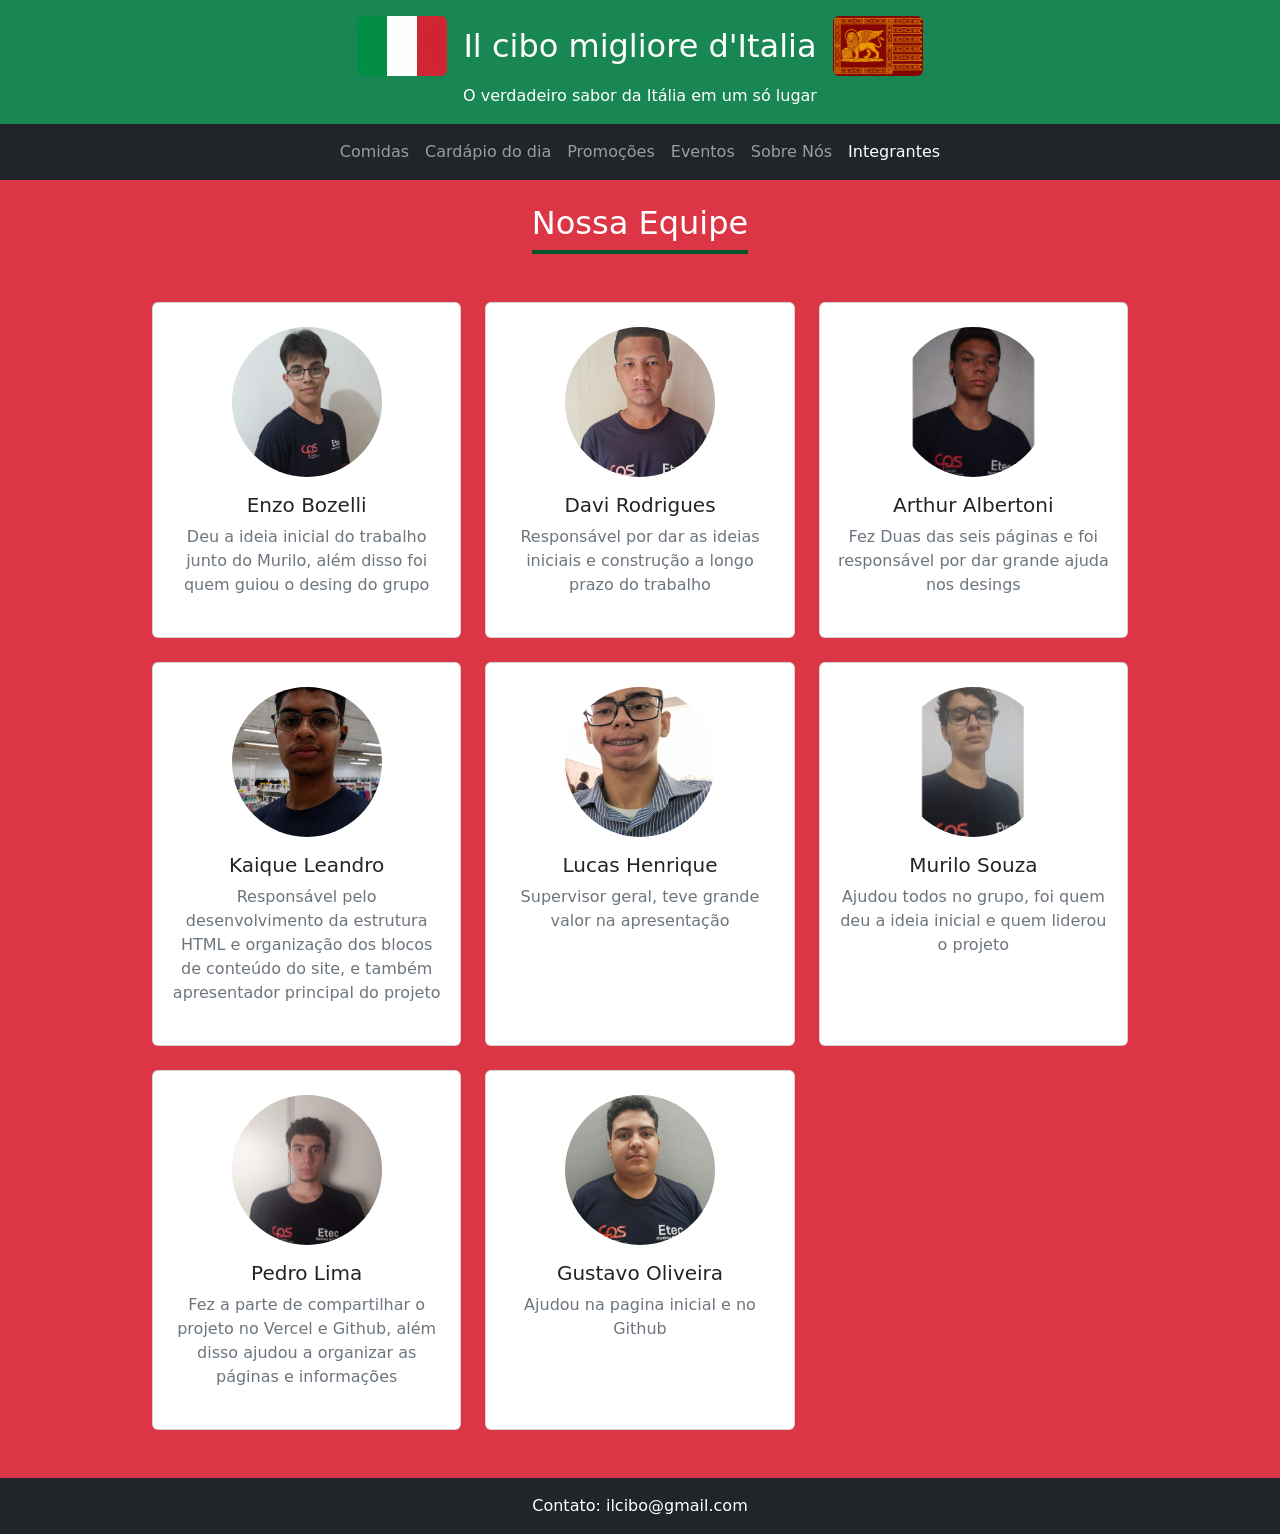
<file: index6.html>
<!doctype html>
<html lang="pt-BR">
  <head>
    <meta charset="UTF-8" />
    <meta name="viewport" content="width=device-width, initial-scale=1.0" />
    <link
      href="https://cdn.jsdelivr.net/npm/bootstrap@5.3.3/dist/css/bootstrap.min.css"
      rel="stylesheet"
    />
    <link rel="icon" href="Trabalho-TCC-1-ANO-main/Imagens/calendar.png" />
    <title>Integrantes</title>
  </head>

  <body class="bg-danger">
    <header class="bg-success text-white text-center py-3">
      <div class="d-flex justify-content-center align-items-center gap-3">
        <img
          src="Imagens/WhatsApp Image 2026-05-11 at 10.22.09 AM (1).jpeg"
          alt="Logo Itália"
          height="60"
          class="rounded"
        />
        <h1 class="h2 m-0">Il cibo migliore d'Italia</h1>
        <img
          src="Imagens/WhatsApp Image 2026-05-11 at 10.22.09 AM.jpeg"
          alt="Itália"
          height="60"
          class="rounded"
        />
      </div>
      <p class="m-0 mt-2">O verdadeiro sabor da Itália em um só lugar</p>
    </header>

    <nav class="navbar navbar-dark bg-dark">
      <div class="container">
        <ul
          class="navbar-nav flex-row flex-wrap justify-content-center w-100 column-gap-3"
        >
          <li class="nav-item">
            <a class="nav-link" href="index.html">Comidas</a>
          </li>
          <li class="nav-item">
            <a class="nav-link" href="index2.html">Cardápio do dia</a>
          </li>
          <li class="nav-item">
            <a class="nav-link" href="index4.html">Promoções</a>
          </li>
          <li class="nav-item">
            <a class="nav-link" href="index5.html">Eventos</a>
          </li>
          <li class="nav-item">
            <a class="nav-link" href="index3.html">Sobre Nós</a>
          </li>
          <li class="nav-item">
            <a class="nav-link active" href="index6.html">Integrantes</a>
          </li>
        </ul>
      </div>
    </nav>

    <section class="mb-5">
      <h2
        id="integrantes"
        class="text-center text-white font-serif my-4 pb-2"
        style="
          color: white;
          border-bottom: 4px solid #00542a;
          width: fit-content;
          margin-left: auto;
          margin-right: auto;
        "
      >
        Nossa Equipe
      </h2>

      <div
        class="row row-cols-1 row-cols-sm-2 row-cols-lg-3 g-4"
        style="max-width: 1000px; margin: 20px auto; padding: 0"
      >
        <div class="col">
          <div class="card h-100 text-center">
            <div class="pt-4">
              <img
                src="imagens dos integrantes/Enzo.jpeg"
                class="rounded-circle"
                alt="Enzo"
                style="width: 150px; height: 150px; object-fit: cover"
              />
            </div>
            <div class="card-body">
              <h3 class="h5 card-title">Enzo Bozelli</h3>
              <p class="card-text text-secondary">
                Deu a ideia inicial do trabalho junto do Murilo, além disso foi
                quem guiou o desing do grupo
              </p>
            </div>
            <div class="card-footer bg-white border-0 pb-3"></div>
          </div>
        </div>

        <div class="col">
          <div class="card h-100 text-center">
            <div class="pt-4">
              <img
                src="imagens dos integrantes/Davi.jpeg"
                class="rounded-circle"
                alt="Davi"
                style="width: 150px; height: 150px; object-fit: cover"
              />
            </div>
            <div class="card-body">
              <h3 class="h5 card-title">Davi Rodrigues</h3>
              <p class="card-text text-secondary">
                Responsável por dar as ideias iniciais e construção a longo
                prazo do trabalho
              </p>
            </div>
            <div class="card-footer bg-white border-0 pb-3"></div>
          </div>
        </div>

        <div class="col">
          <div class="card h-100 text-center">
            <div class="pt-4">
              <img
                src="imagens dos integrantes/Arthur.jpeg"
                class="rounded-circle"
                alt="Arthur"
                style="width: 150px; height: 150px; object-fit: cover"
              />
            </div>
            <div class="card-body">
              <h3 class="h5 card-title">Arthur Albertoni</h3>
              <p class="card-text text-secondary">
                Fez Duas das seis páginas e foi responsável por dar grande ajuda
                nos desings
              </p>
            </div>
            <div class="card-footer bg-white border-0 pb-3"></div>
          </div>
        </div>
        <div class="col">
          <div class="card h-100 text-center">
            <div class="pt-4">
              <img
                src="imagens dos integrantes/Kaique.jpeg"
                class="rounded-circle"
                alt="Kaique"
                style="width: 150px; height: 150px; object-fit: cover"
              />
            </div>
            <div class="card-body">
              <h3 class="h5 card-title">Kaique Leandro</h3>
              <p class="card-text text-secondary">
                Responsável pelo desenvolvimento da estrutura HTML e organização
                dos blocos de conteúdo do site, e também apresentador principal do projeto
              </p>
            </div>
            <div class="card-footer bg-white border-0 pb-3"></div>
          </div>
        </div>

        <div class="col">
          <div class="card h-100 text-center">
            <div class="pt-4">
              <img
                src="imagens dos integrantes/Lucas.jpeg"
                class="rounded-circle"
                alt="Lucas"
                style="width: 150px; height: 150px; object-fit: cover"
              />
            </div>
            <div class="card-body">
              <h3 class="h5 card-title">Lucas Henrique</h3>
              <p class="card-text text-secondary">
                Supervisor geral, teve grande valor na apresentação
              </p>
            </div>
            <div class="card-footer bg-white border-0 pb-3"></div>
          </div>
        </div>

        <div class="col">
          <div class="card h-100 text-center">
            <div class="pt-4">
              <img
                src="imagens dos integrantes/murilo.jpeg"
                class="rounded-circle"
                alt="Murilo"
                style="width: 150px; height: 150px; object-fit: cover"
              />
            </div>
            <div class="card-body">
              <h3 class="h5 card-title">Murilo Souza</h3>
              <p class="card-text text-secondary">
                Ajudou todos no grupo, foi quem deu a ideia inicial e quem
                liderou o projeto
              </p>
            </div>
            <div class="card-footer bg-white border-0 pb-3"></div>
          </div>
        </div>

        <div class="col">
          <div class="card h-100 text-center">
            <div class="pt-4">
              <img
                src="imagens dos integrantes/Pedro.jpeg"
                class="rounded-circle"
                alt="Pedro"
                style="width: 150px; height: 150px; object-fit: cover"
              />
            </div>
            <div class="card-body">
              <h3 class="h5 card-title">Pedro Lima</h3>
              <p class="card-text text-secondary">
                Fez a parte de compartilhar o projeto no Vercel e Github, além
                disso ajudou a organizar as páginas e informações
              </p>
            </div>
            <div class="card-footer bg-white border-0 pb-3"></div>
          </div>
        </div>

        <div class="col">
          <div class="card h-100 text-center">
            <div class="pt-4">
              <img
                src="imagens dos integrantes/Gustavo.jpeg"
                class="rounded-circle"
                alt="Gustavo"
                style="width: 150px; height: 150px; object-fit: cover"
              />
            </div>
            <div class="card-body">
              <h3 class="h5 card-title">Gustavo Oliveira</h3>
              <p class="card-text text-secondary">
                Ajudou na pagina inicial e no Github
              </p>
            </div>
            <div class="card-footer bg-white border-0 pb-3"></div>
          </div>
        </div>
      </div>
    </section>
    <footer class="bg-dark text-white text-center py-3">
      <p class="m-0">Contato: ilcibo@gmail.com</p>
    </footer>
  </body>
</html>
</file>
